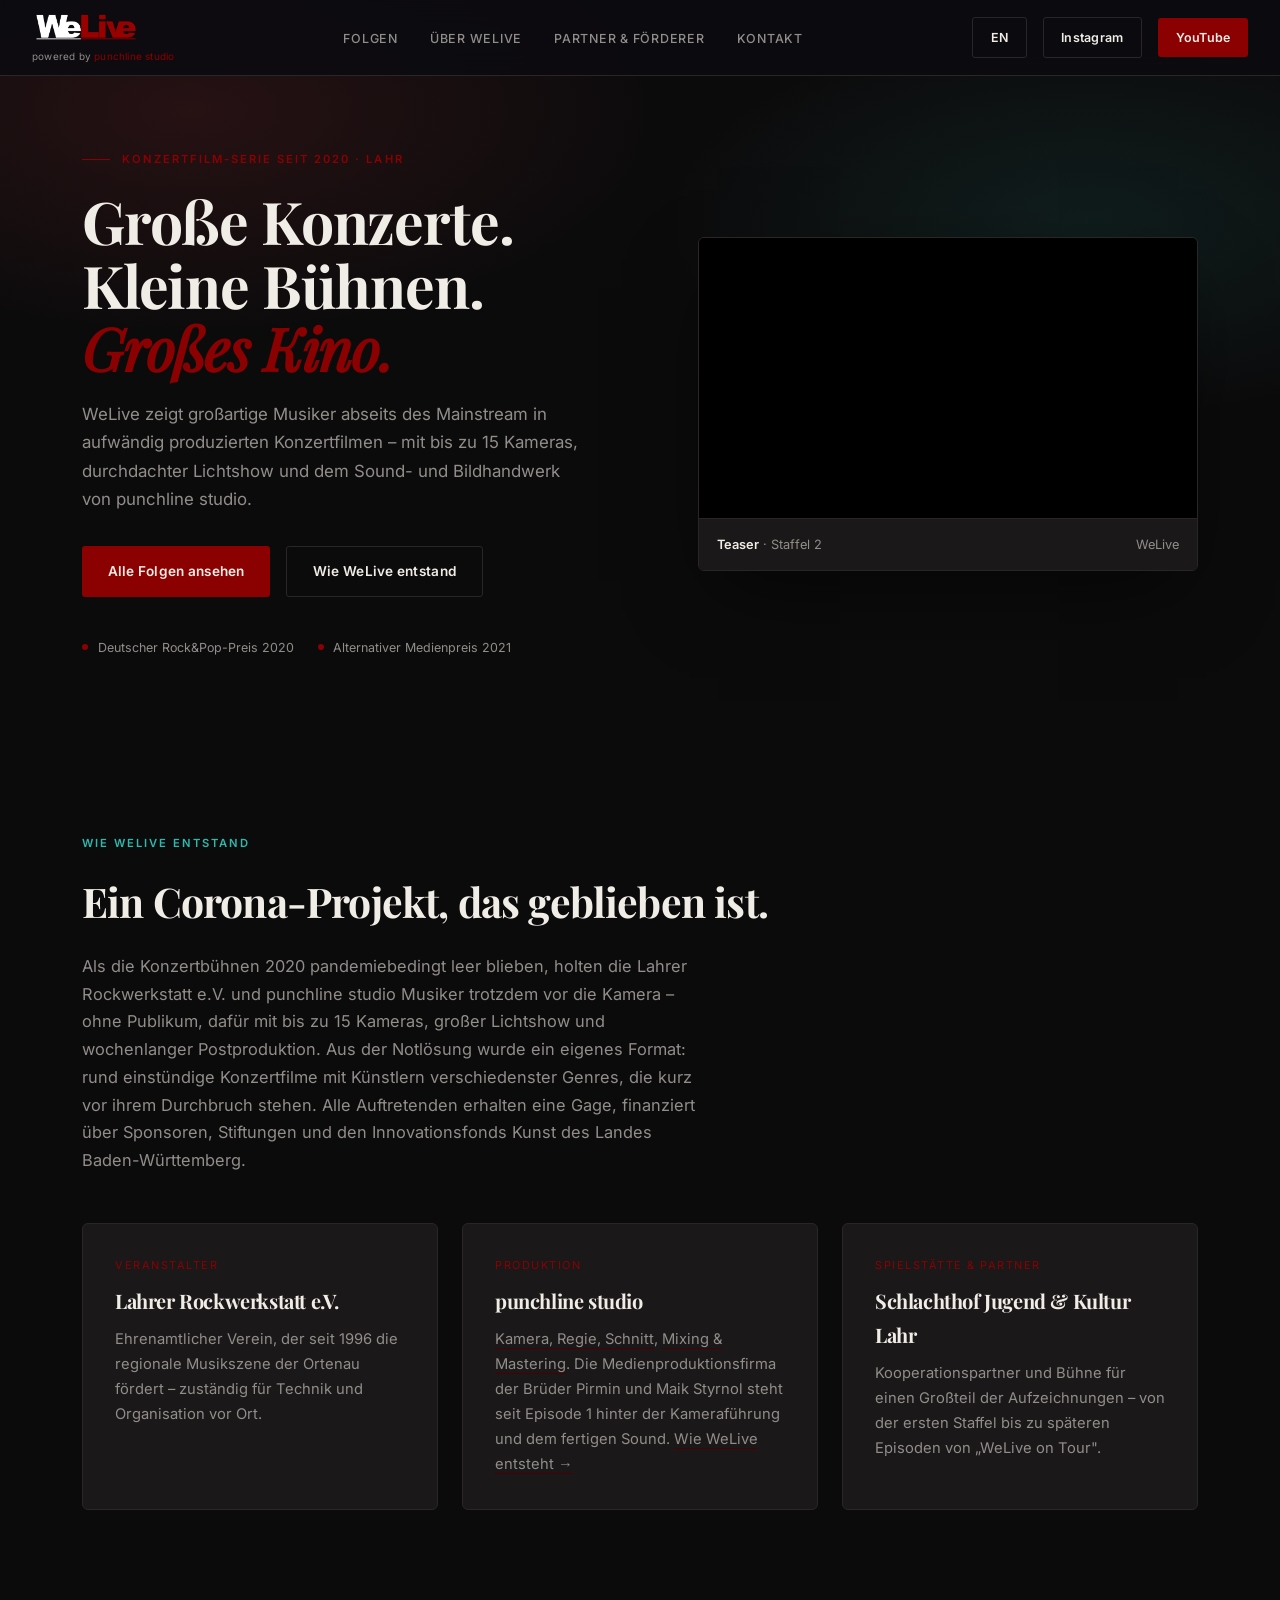
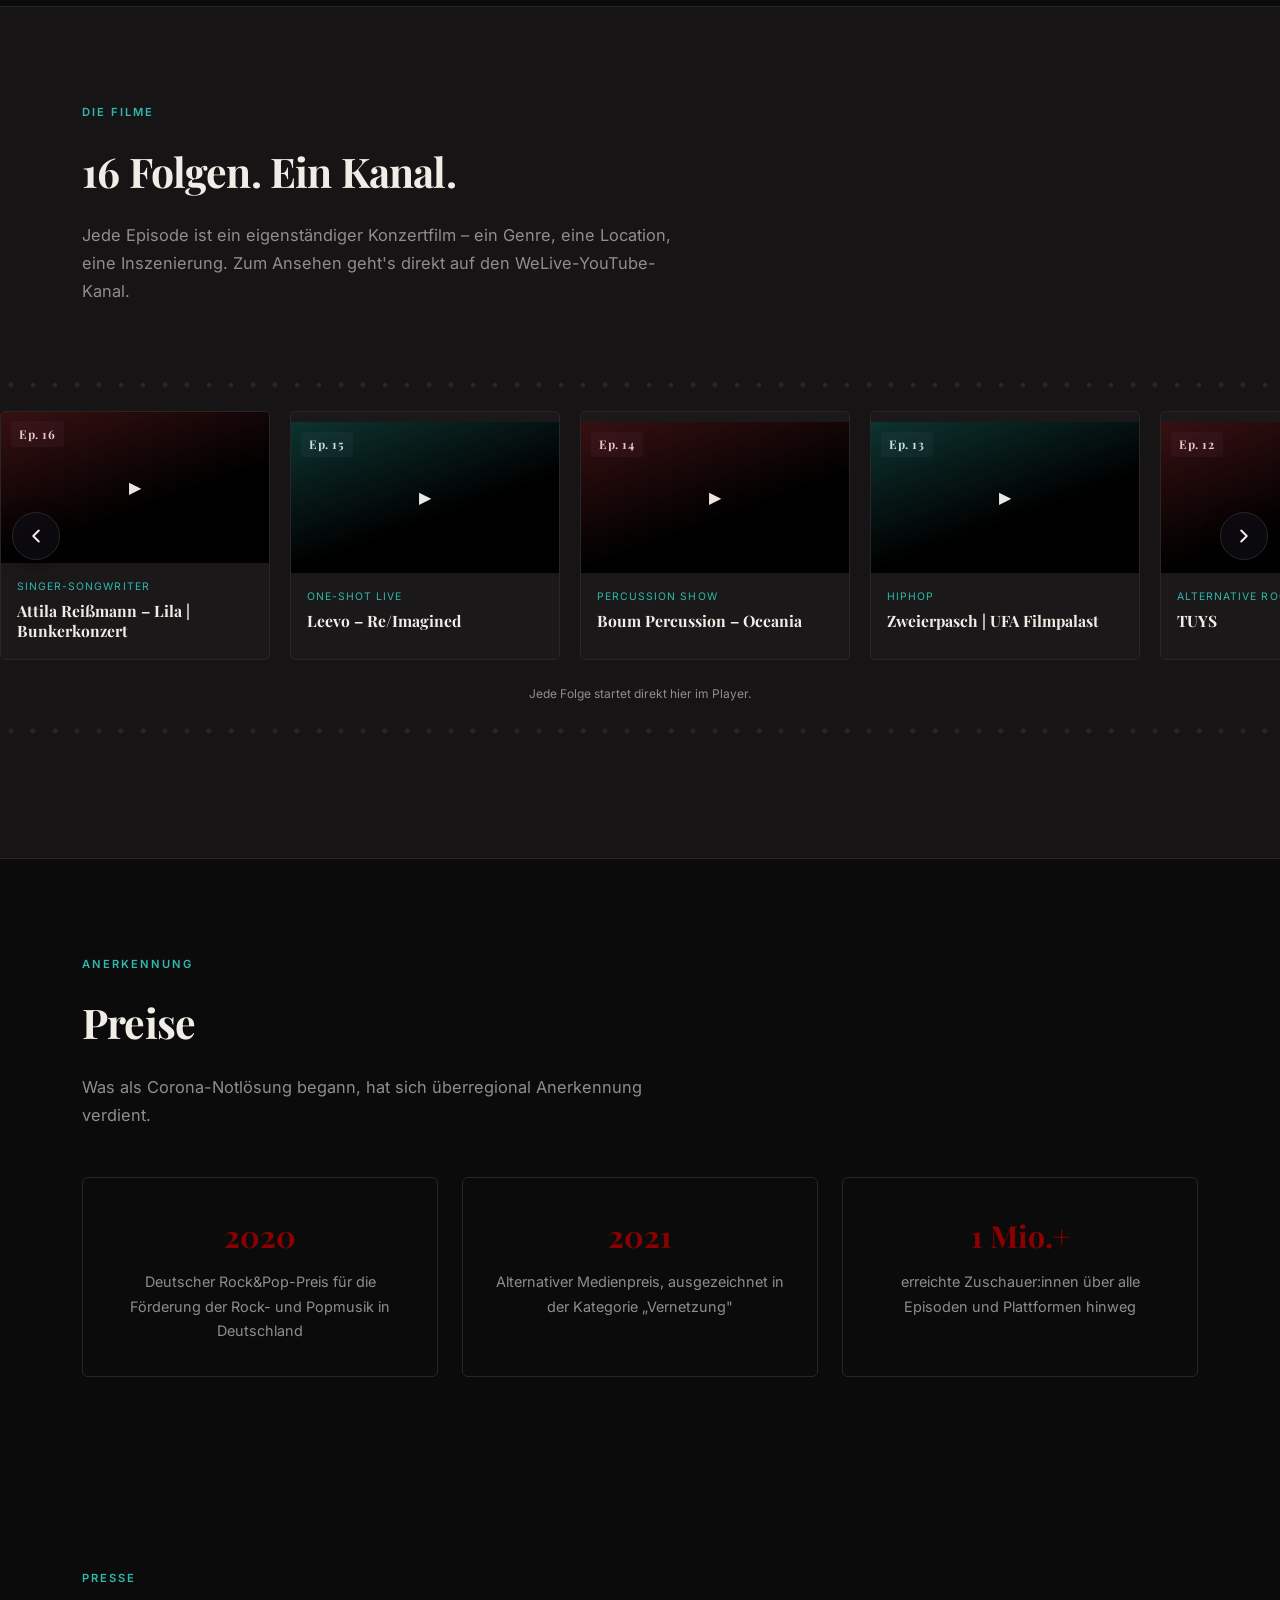
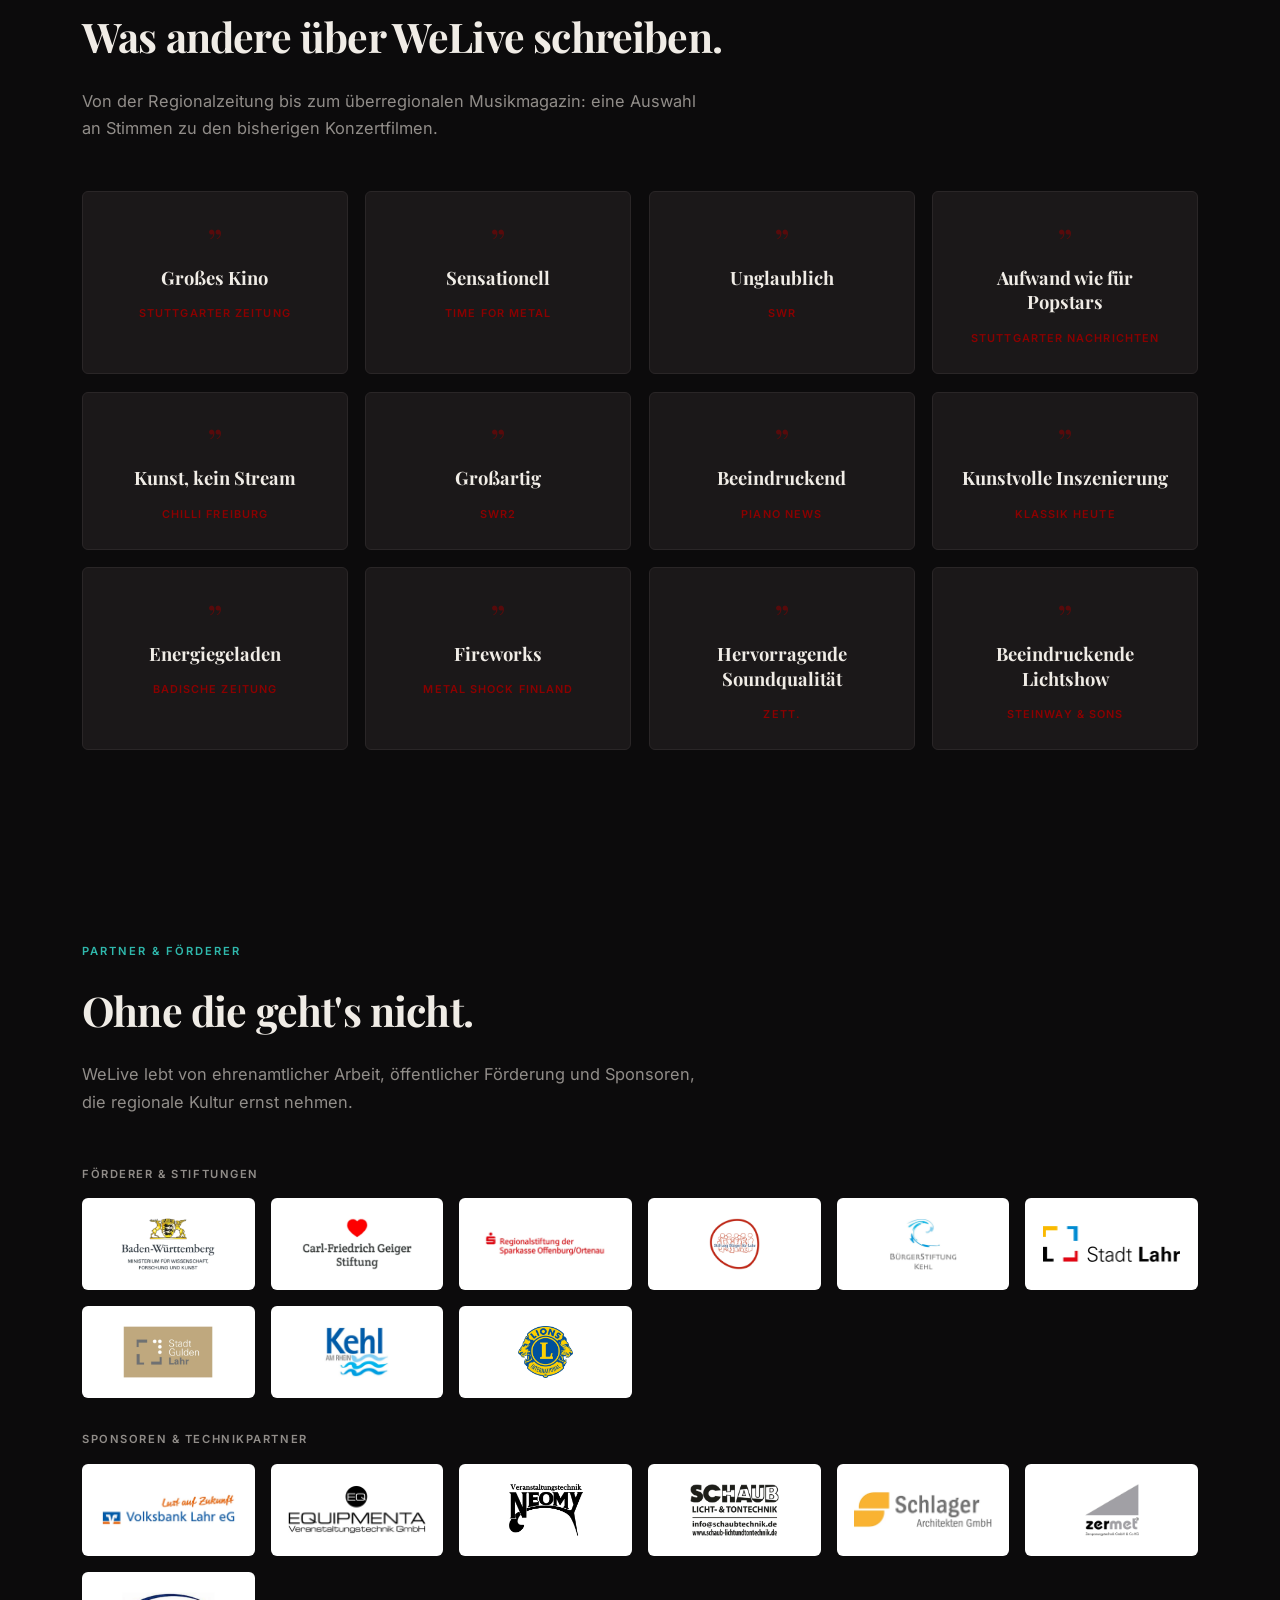
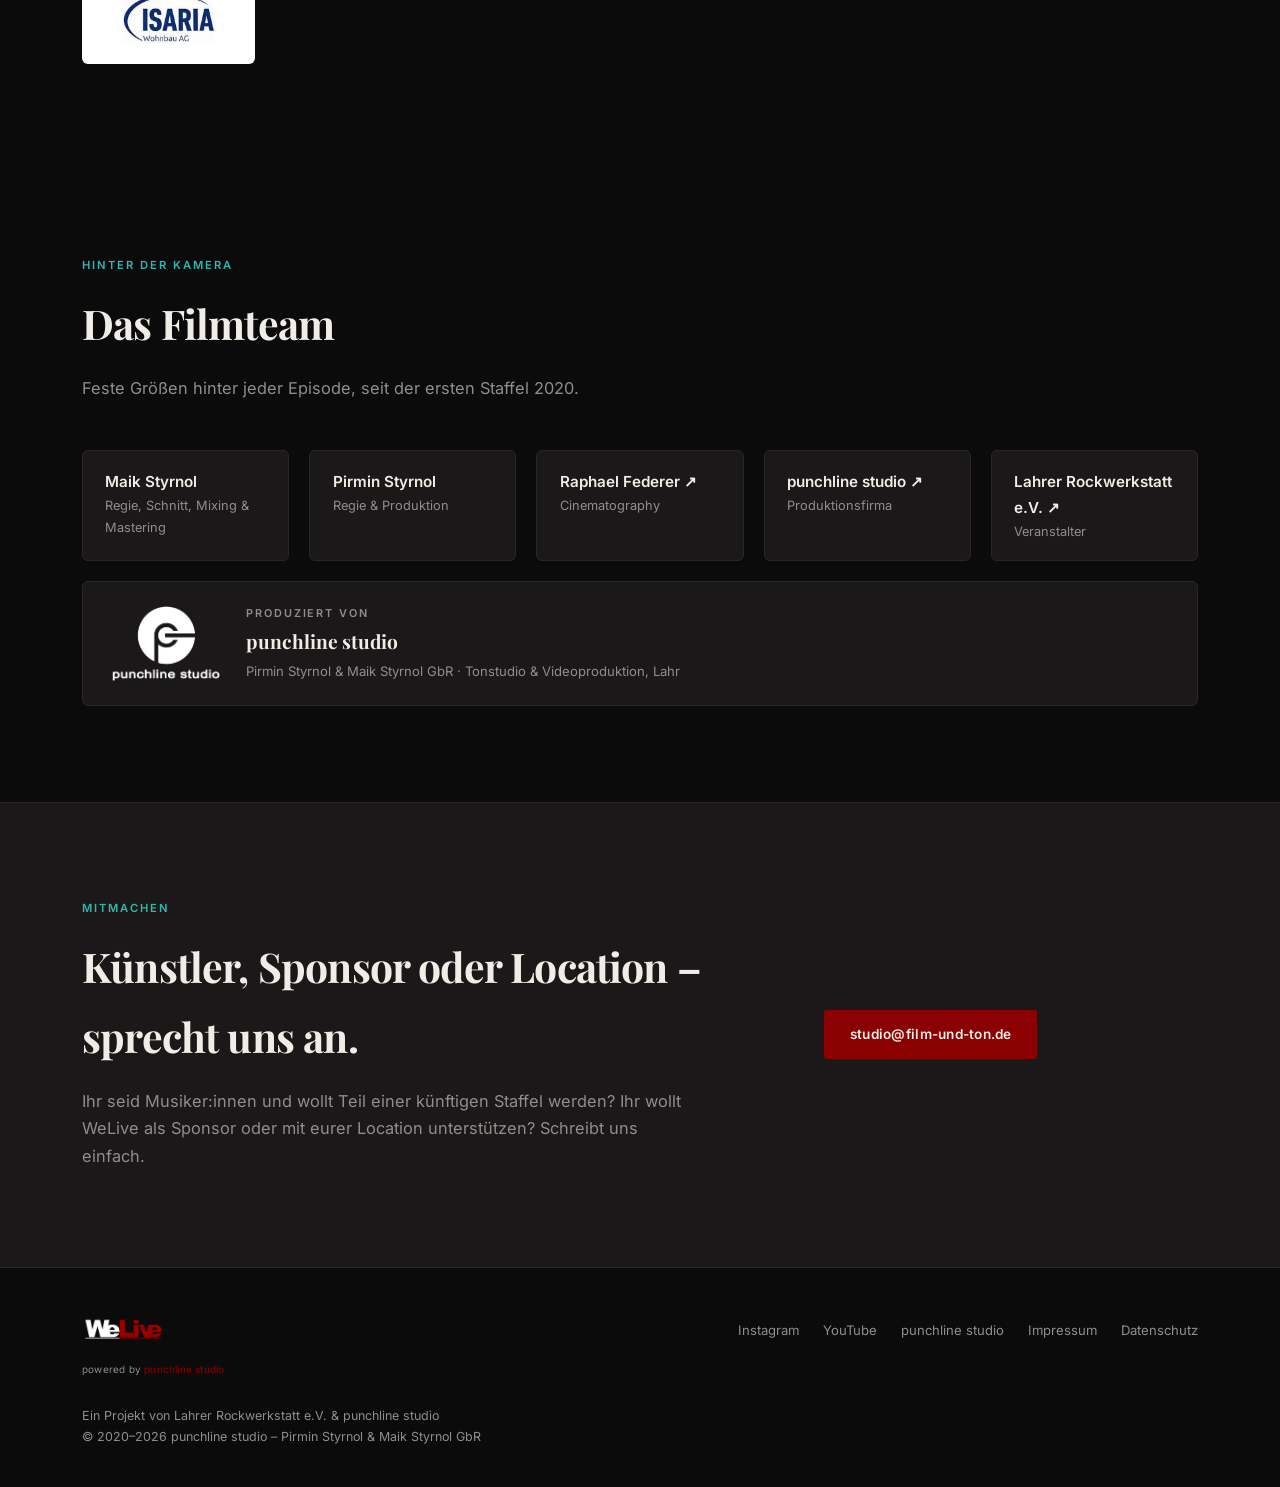
<file: index.html>
<!DOCTYPE html>
<html lang="de">
<head>
<meta charset="UTF-8">
<meta name="viewport" content="width=device-width, initial-scale=1.0">
<title>WeLive Festival | Konzertfilm-Serie aus Lahr – Live-Konzerte als Kurzfilm</title>
<meta name="description" content="WeLive Festival: die preisgekrönte Konzertfilm-Serie von Lahrer Rockwerkstatt e.V., punchline studio und Schlachthof Jugend & Kultur Lahr. 16 Folgen, ein Kanal – großartige Musik abseits des Mainstream, aufwändig gefilmt.">
<meta name="keywords" content="WeLive Festival, Konzertfilm Lahr, Lahrer Rockwerkstatt, Schlachthof Lahr, Online Musikfestival, Konzertfilm Serie, punchline studio, Live-Konzert Video">
<meta name="robots" content="index, follow">
<meta name="author" content="punchline studio – Pirmin Styrnol & Maik Styrnol GbR">
<link rel="canonical" href="https://welive-festival.com/">
<link rel="alternate" hreflang="de" href="https://welive-festival.com/">
<link rel="alternate" hreflang="en" href="https://welive-festival.com/en/">
<link rel="alternate" hreflang="x-default" href="https://welive-festival.com/">

<link rel="icon" href="/favicon.ico" sizes="any">
<link rel="icon" type="image/png" sizes="32x32" href="/favicon-32.png">
<link rel="icon" type="image/png" sizes="192x192" href="/favicon-192.png">
<link rel="apple-touch-icon" href="/apple-touch-icon.png">

<meta property="og:type" content="website">
<meta property="og:title" content="WeLive Festival | Konzertfilm-Serie aus Lahr">
<meta property="og:description" content="16 Folgen preisgekrönte Konzertfilme: großartige Musiker abseits des Mainstream, aufwändig gefilmt von punchline studio.">
<meta property="og:url" content="https://welive-festival.com/">
<meta property="og:image" content="https://welive-festival.com/og-image.jpg">
<meta property="og:image:width" content="1200">
<meta property="og:image:height" content="630">
<meta property="og:locale" content="de_DE">
<meta property="og:site_name" content="WeLive Festival">

<meta name="twitter:card" content="summary_large_image">
<meta name="twitter:title" content="WeLive Festival | Konzertfilm-Serie aus Lahr">
<meta name="twitter:description" content="Preisgekrönte Konzertfilme abseits des Mainstream – produziert von punchline studio.">
<meta name="twitter:image" content="https://welive-festival.com/og-image.jpg">

<script type="application/ld+json">
{
  "@context": "https://schema.org",
  "@type": "Organization",
  "@id": "https://welive-festival.com/#organization",
  "name": "WeLive Festival",
  "alternateName": "WeLive – Das Online Musikfestival",
  "url": "https://welive-festival.com",
  "logo": "https://welive-festival.com/assets/welive-logo.webp",
  "description": "WeLive ist eine preisgekrönte Konzertfilm-Serie, die talentierte Musiker abseits des Mainstream in aufwändig produzierten Konzertfilmen zeigt. Eine Zusammenarbeit von Lahrer Rockwerkstatt e.V., punchline studio und Schlachthof Jugend & Kultur Lahr.",
  "foundingDate": "2020",
  "sameAs": [
    "https://www.youtube.com/@WeLiveFestival",
    "https://www.instagram.com/welive_festival/"
  ],
  "award": [
    "Deutscher Rock&Pop-Preis 2020",
    "Alternativer Medienpreis 2021 (Kategorie Vernetzung)"
  ]
}
</script>
<script type="application/ld+json">
{
  "@context": "https://schema.org",
  "@type": "ItemList",
  "itemListElement": [
    {"@type":"ListItem","position":1,"item":{"@type":"VideoObject","name":"Attila Reißmann – Lila | Bunkerkonzert (WeLive Episode 16)","thumbnailUrl":"https://img.youtube.com/vi/Bnh2UBMkedc/maxresdefault.jpg","uploadDate":"2023-01-01","embedUrl":"https://www.youtube.com/embed/Bnh2UBMkedc"}},
    {"@type":"ListItem","position":2,"item":{"@type":"VideoObject","name":"Leevo – Re/Imagined (WeLive Episode 15)","thumbnailUrl":"https://img.youtube.com/vi/0_P4wx4F210/maxresdefault.jpg","uploadDate":"2022-01-01","embedUrl":"https://www.youtube.com/embed/0_P4wx4F210"}}
  ]
}
</script>

<link rel="stylesheet" href="/fonts/fonts.css" />
<link rel="stylesheet" href="/assets/brand-mark.css" />
<style>
  *,*::before,*::after{box-sizing:border-box;margin:0;padding:0;}
  :root{
    --bg:#0c0b0c; --bg-warm:#161415; --bg-card:#1b1819;
    --red:#8b0000; --red-dim:#4a0000;
    --teal:#2fb8ac; --teal-dim:#1c6b64;
    --off-white:#f0ece6; --muted:#918d89; --border:#2a2627;
    --max:1180px; --r:3px;
  }
  html{scroll-behavior:smooth;}
  body{background:var(--bg);color:var(--off-white);font-family:'Inter',sans-serif;font-size:16px;line-height:1.7;-webkit-font-smoothing:antialiased;overflow-x:hidden;}
  a{color:inherit;}
  img{max-width:100%;display:block;}
  .container{max-width:var(--max);margin:0 auto;padding:0 2rem;}
  h1,h2,h3{font-family:'Playfair Display',serif;font-weight:700;letter-spacing:-0.02em;}
  .eyebrow{font-size:0.7rem;font-weight:700;letter-spacing:0.18em;text-transform:uppercase;color:var(--red);display:flex;align-items:center;gap:0.75rem;margin-bottom:1.25rem;}
  .eyebrow::before{content:'';display:block;width:28px;height:1px;background:var(--red);}
  .btn{display:inline-flex;align-items:center;gap:0.5rem;padding:0.8rem 1.6rem;border-radius:var(--r);font-size:0.85rem;font-weight:600;letter-spacing:0.02em;text-decoration:none;transition:all .2s;cursor:pointer;border:none;font-family:'Inter',sans-serif;}
  .btn-primary{background:var(--red);color:var(--off-white);}
  .btn-primary:hover{opacity:.85;}
  .btn-secondary{background:transparent;color:var(--off-white);border:1px solid var(--border);}
  .btn-secondary:hover{border-color:var(--red-dim);color:var(--red);}
  .btn-sm{padding:0.55rem 1.1rem;font-size:0.78rem;}

  /* NAV */
  nav{position:fixed;top:0;left:0;right:0;z-index:200;height:76px;display:flex;align-items:center;justify-content:space-between;padding:0 2rem;background:rgba(13,11,16,0.92);backdrop-filter:blur(14px);border-bottom:1px solid var(--border);}
  .nav-logo-wrap{display:flex;flex-direction:column;gap:0.2rem;}
  .nav-logo img{height:34px;width:auto;display:block;filter:brightness(1.1);}
  .nav-subline,.footer-subline{font-size:0.62rem;letter-spacing:0.02em;color:var(--muted);text-decoration:none;}
  .nav-subline:hover,.footer-subline:hover{color:var(--off-white);}
  .nav-subline .powered-by,.footer-subline .powered-by{color:var(--red);}
  .nav-links{display:flex;gap:2rem;list-style:none;align-items:center;}
  .nav-links a{color:var(--muted);text-decoration:none;font-size:0.78rem;font-weight:500;letter-spacing:0.06em;text-transform:uppercase;transition:color .2s;white-space:nowrap;}
  .nav-links a:hover{color:var(--off-white);}
  .nav-cta{display:flex;align-items:center;gap:1rem;}
  @media (max-width:860px){.nav-links{display:none;}}

  /* HERO */
  #hero{padding:150px 0 5rem;position:relative;}
  #hero::before{content:'';position:absolute;top:0;left:0;right:0;height:100%;background:
    radial-gradient(ellipse 60% 50% at 15% 15%, rgba(200,57,63,0.14), transparent 60%),
    radial-gradient(ellipse 55% 45% at 85% 30%, rgba(47,184,172,0.10), transparent 60%);
    pointer-events:none;z-index:0;}
  .hero-grid{display:grid;grid-template-columns:1.05fr 0.95fr;gap:4rem;align-items:center;position:relative;z-index:1;}
  h1.hero-h1{font-size:clamp(2.4rem,4.6vw,4.1rem);line-height:1.08;margin-bottom:1.25rem;}
  h1.hero-h1 em{color:var(--red);font-style:italic;}
  .hero-sub{color:var(--muted);font-size:1.05rem;max-width:46ch;margin-bottom:2rem;}
  .hero-actions{display:flex;gap:1rem;flex-wrap:wrap;margin-bottom:2.5rem;}
  .award-row{display:flex;gap:1.5rem;flex-wrap:wrap;}
  .award-chip{display:flex;align-items:center;gap:0.6rem;font-size:0.78rem;color:var(--muted);}
  .award-chip .dot{width:6px;height:6px;border-radius:50%;background:var(--red);}
  .hero-video{position:relative;border-radius:6px;overflow:hidden;border:1px solid var(--border);box-shadow:0 30px 80px -20px rgba(0,0,0,0.6);}
  .hero-video .ratio{position:relative;padding-top:56.25%;background:#000;}
  .hero-video iframe{position:absolute;top:0;left:0;width:100%;height:100%;border:0;}
  .hero-video-cap{padding:0.9rem 1.1rem;background:var(--bg-card);border-top:1px solid var(--border);font-size:0.8rem;color:var(--muted);display:flex;justify-content:space-between;}
  .hero-video-cap strong{color:var(--off-white);font-weight:600;}
  @media (max-width:900px){.hero-grid{grid-template-columns:1fr;}}

  /* SECTION generic */
  section{padding:6rem 0;}
  .section-label{font-size:0.7rem;font-weight:700;letter-spacing:0.18em;text-transform:uppercase;color:var(--teal);margin-bottom:0.9rem;}
  .section-title{font-size:clamp(1.8rem,3.2vw,2.6rem);margin-bottom:1rem;}
  .section-intro{color:var(--muted);max-width:62ch;margin-bottom:3rem;font-size:1.02rem;}

  /* ABOUT / PARTNERS TRIO */
  .trio{display:grid;grid-template-columns:repeat(3,1fr);gap:1.5rem;}
  .trio-card{background:var(--bg-card);border:1px solid var(--border);border-radius:6px;padding:2rem;}
  .trio-card .role{font-size:0.68rem;letter-spacing:0.14em;text-transform:uppercase;color:var(--red);margin-bottom:0.6rem;}
  .trio-card h3{font-size:1.25rem;margin-bottom:0.6rem;}
  .trio-card p{color:var(--muted);font-size:0.92rem;}
  @media (max-width:800px){.trio{grid-template-columns:1fr;}}

  /* FILMSTRIP */
  #folgen{background:var(--bg-warm);border-top:1px solid var(--border);border-bottom:1px solid var(--border);}
  .filmstrip-rail{position:relative;padding:1.5rem 0;}
  .filmstrip-rail::before,.filmstrip-rail::after{content:'';display:block;height:14px;background-image:radial-gradient(circle,var(--border) 2.5px,transparent 2.6px);background-size:22px 14px;background-repeat:repeat-x;opacity:0.9;}
  .filmstrip-rail::before{margin-bottom:1.2rem;}
  .filmstrip-rail::after{margin-top:1.2rem;}
  .filmstrip-scroll{display:grid;grid-auto-flow:column;grid-auto-columns:270px;gap:1.25rem;overflow-x:auto;padding:0 2rem 1rem;scroll-snap-type:x proximity;scrollbar-width:thin;scrollbar-color:var(--border) transparent;}
  .filmstrip-scroll::-webkit-scrollbar{height:6px;}
  .filmstrip-scroll::-webkit-scrollbar-thumb{background:var(--border);border-radius:3px;}
  .frame{scroll-snap-align:start;background:var(--bg-card);border:1px solid var(--border);border-radius:5px;overflow:hidden;text-decoration:none;display:block;transition:transform .2s, border-color .2s;font:inherit;color:inherit;text-align:left;cursor:pointer;width:100%;padding:0;}
  .frame:hover,.frame:focus-visible{transform:translateY(-4px);border-color:var(--red-dim);}
  .frame:focus-visible{outline:2px solid var(--teal);outline-offset:2px;}
  .frame-thumb{position:relative;padding-top:56.25%;background:#000 center/cover no-repeat;}
  .frame-thumb.red::after{content:'';position:absolute;inset:0;background:linear-gradient(160deg,rgba(200,57,63,0.28),transparent 60%);}
  .frame-thumb.teal::after{content:'';position:absolute;inset:0;background:linear-gradient(160deg,rgba(47,184,172,0.28),transparent 60%);}
  .frame-num{position:absolute;top:0.6rem;left:0.6rem;font-family:'Playfair Display',serif;font-weight:700;font-size:0.75rem;background:rgba(13,11,16,0.75);color:var(--off-white);padding:0.15rem 0.55rem;border-radius:3px;letter-spacing:0.04em;}
  .frame-play{position:absolute;inset:0;display:flex;align-items:center;justify-content:center;}
  .frame-play svg{width:38px;height:38px;opacity:0;transition:opacity .2s;}
  .frame:hover .frame-play svg{opacity:0.95;}
  .frame-body{padding:0.95rem 1rem 1.1rem;}
  .frame-genre{font-size:0.65rem;letter-spacing:0.1em;text-transform:uppercase;color:var(--teal);margin-bottom:0.35rem;}
  .frame-title{font-family:'Playfair Display',serif;font-weight:700;font-size:0.98rem;line-height:1.3;color:var(--off-white);}
  .filmstrip-viewport{position:relative;}
  .filmstrip-nav{position:absolute;top:calc(50% - 0.5rem);transform:translateY(-50%);z-index:3;width:48px;height:48px;border-radius:50%;border:1px solid var(--border);background:rgba(13,11,16,0.82);color:var(--off-white);display:flex;align-items:center;justify-content:center;cursor:pointer;padding:0;box-shadow:0 4px 18px rgba(0,0,0,0.45);transition:opacity .2s,background .2s,border-color .2s,transform .2s;}
  .filmstrip-nav svg{width:22px;height:22px;}
  .filmstrip-nav:hover,.filmstrip-nav:focus-visible{background:var(--red);border-color:var(--red);}
  .filmstrip-nav:focus-visible{outline:2px solid var(--teal);outline-offset:2px;}
  .filmstrip-nav.prev{left:0.75rem;}
  .filmstrip-nav.next{right:0.75rem;}
  .filmstrip-nav[hidden]{display:flex;opacity:0;pointer-events:none;}
  .filmstrip-nav.next.nudge{animation:filmstripNudge 1.6s ease-in-out 3;}
  @keyframes filmstripNudge{0%,100%{transform:translateY(-50%) translateX(0);}50%{transform:translateY(-50%) translateX(6px);}}
  @media (prefers-reduced-motion:reduce){.filmstrip-nav.next.nudge{animation:none;}}
  @media (max-width:600px){.filmstrip-nav{width:40px;height:40px;}.filmstrip-nav.prev{left:0.4rem;}.filmstrip-nav.next{right:0.4rem;}}
  .filmstrip-hint{text-align:center;font-size:0.75rem;color:var(--muted);margin-top:0.5rem;}

  /* AWARDS */
  .awards-grid{display:grid;grid-template-columns:repeat(3,1fr);gap:1.5rem;}
  .award-card{border:1px solid var(--border);border-radius:6px;padding:2rem 1.75rem;text-align:center;}
  .award-card .num{font-family:'Playfair Display',serif;font-weight:700;font-size:1.9rem;color:var(--red);margin-bottom:0.5rem;}
  .award-card p{color:var(--muted);font-size:0.9rem;}
  @media (max-width:800px){.awards-grid{grid-template-columns:1fr;}}

  /* SPONSORS - typographic wordmark bar */
  .logo-group-label{font-size:0.7rem;font-weight:700;letter-spacing:0.14em;text-transform:uppercase;color:var(--muted);margin-bottom:0.9rem;margin-top:2rem;}
  .logo-group-label:first-child{margin-top:0;}
  .logo-wall{display:grid;grid-template-columns:repeat(auto-fill,minmax(150px,1fr));gap:1rem;}
  .logo-tile{background:#ffffff;border-radius:6px;padding:1.1rem;display:flex;align-items:center;justify-content:center;min-height:92px;}
  .logo-tile img{max-width:100%;max-height:52px;width:auto;height:auto;object-fit:contain;}
  .logo-tile.dark{background:var(--bg-card);border:1px solid var(--border);}

  /* TEAM */
  .team-row{display:flex;gap:1.25rem;flex-wrap:wrap;}
  .team-chip{background:var(--bg-card);border:1px solid var(--border);border-radius:6px;padding:1.1rem 1.4rem;flex:1 1 200px;}
  .team-chip .name{font-weight:600;color:var(--off-white);font-size:0.95rem;}
  .produced-by{display:flex;align-items:center;gap:1.6rem;margin-top:1.25rem;padding:1.4rem 1.8rem;background:var(--bg-card);border:1px solid var(--border);border-radius:6px;text-decoration:none;transition:border-color .2s;}
  .produced-by:hover{border-color:var(--red-dim);}
  .produced-by img{height:75px;width:auto;aspect-ratio:893/618;display:block;flex:0 0 auto;}
  .produced-by-text{display:flex;flex-direction:column;gap:.15rem;}
  .produced-by-label{font-size:.68rem;font-weight:700;letter-spacing:.18em;text-transform:uppercase;color:var(--muted);}
  .produced-by-name{font-family:'Playfair Display',serif;font-weight:700;font-size:1.2rem;color:var(--off-white);}
  .produced-by-sub{font-size:.82rem;color:var(--muted);}
  @media (max-width:560px){.produced-by{flex-direction:column;align-items:flex-start;gap:1rem;}}
  .team-chip .role{color:var(--muted);font-size:0.8rem;}

  /* SUPPORT CTA */
  #support{background:var(--bg-card);border-top:1px solid var(--border);}
  .support-grid{display:grid;grid-template-columns:1.3fr 0.7fr;gap:3rem;align-items:center;}
  @media (max-width:800px){.support-grid{grid-template-columns:1fr;}}

  /* VIDEO LIGHTBOX */
  .video-modal{position:fixed;inset:0;z-index:1000;background:rgba(6,5,6,0.94);display:none;align-items:center;justify-content:center;padding:clamp(1rem,4vw,3rem);}
  .video-modal.open{display:flex;}
  .video-modal-inner{max-width:1080px;width:100%;}
  .video-modal-frame{position:relative;padding-top:56.25%;background:#000;border-radius:6px;overflow:hidden;box-shadow:0 30px 90px -20px rgba(0,0,0,0.7);}
  .video-modal-frame iframe{position:absolute;inset:0;width:100%;height:100%;border:0;}
  .video-modal-top{display:flex;justify-content:space-between;align-items:center;margin-bottom:0.85rem;}
  .video-modal-caption{color:var(--off-white);font-size:0.9rem;font-family:'Playfair Display',serif;font-weight:700;}
  .video-modal-close{background:transparent;border:1px solid var(--border);color:var(--off-white);width:36px;height:36px;border-radius:50%;font-size:1rem;cursor:pointer;flex-shrink:0;transition:border-color .2s,color .2s;}
  .video-modal-close:hover{border-color:var(--red);color:var(--red);}

  /* PRESS QUOTES */
  .press-grid{display:grid;grid-template-columns:repeat(auto-fit,minmax(240px,1fr));gap:1.1rem;}
  .press-card{background:var(--bg-card);border:1px solid var(--border);border-radius:6px;padding:1.85rem 1.5rem 1.6rem;text-align:center;transition:transform .2s,border-color .2s;}
  .press-card:hover{transform:translateY(-4px);border-color:var(--red-dim);}
  .press-mark{display:block;font-family:'Playfair Display',serif;font-size:2.4rem;line-height:1;color:var(--red);opacity:0.55;margin-bottom:0.35rem;}
  .press-card q{display:block;font-family:'Playfair Display',serif;font-weight:700;font-size:1.15rem;line-height:1.35;color:var(--off-white);quotes:none;}
  .press-card .source{display:block;margin-top:0.85rem;font-size:0.68rem;font-weight:700;letter-spacing:0.1em;text-transform:uppercase;color:var(--red);}

  footer{border-top:1px solid var(--border);padding:3rem 0 2.5rem;}
  .footer-grid{display:flex;justify-content:space-between;flex-wrap:wrap;gap:2rem;align-items:flex-start;}
  .footer-logo img{height:26px;margin-bottom:0.75rem;filter:brightness(1.1);}
  .footer-links{display:flex;gap:1.5rem;flex-wrap:wrap;list-style:none;}
  .footer-links a{color:var(--muted);text-decoration:none;font-size:0.82rem;}
  .footer-links a:hover{color:var(--off-white);}
  .footer-meta{color:var(--muted);font-size:0.78rem;margin-top:1.5rem;}
</style>
</head>
<body>

<nav>
  <div class="nav-logo-wrap">
    <a href="/" class="nav-logo"><img src="/assets/welive-logo.webp" alt="WeLive Festival"></a>
    <a href="https://www.film-und-ton.de" target="_blank" rel="noopener" class="nav-subline">powered by <span class="powered-by">punchline studio</span></a>
  </div>
  <ul class="nav-links">
    <li><a href="#folgen">Folgen</a></li>
    <li><a href="#ueber">Über WeLive</a></li>
    <li><a href="#sponsoren">Partner &amp; Förderer</a></li>
    <li><a href="#kontakt">Kontakt</a></li>
  </ul>
  <div class="nav-cta">
    <a href="/en/" class="btn btn-secondary btn-sm">EN</a>
    <a href="https://www.instagram.com/welive_festival/" target="_blank" rel="noopener" class="btn btn-secondary btn-sm">Instagram</a>
    <a href="https://www.youtube.com/@WeLiveFestival" target="_blank" rel="noopener" class="btn btn-primary btn-sm">YouTube</a>
  </div>
</nav>

<section id="hero">
  <div class="container">
    <div class="hero-grid">
      <div>
        <div class="eyebrow">Konzertfilm-Serie seit 2020 · Lahr</div>
        <h1 class="hero-h1">Große Konzerte.<br>Kleine Bühnen.<br><em>Großes Kino.</em></h1>
        <p class="hero-sub">WeLive zeigt großartige Musiker abseits des Mainstream in aufwändig produzierten Konzertfilmen – mit bis zu 15 Kameras, durchdachter Lichtshow und dem Sound- und Bildhandwerk von punchline studio.</p>
        <div class="hero-actions">
          <a href="#folgen" class="btn btn-primary">Alle Folgen ansehen</a>
          <a href="#ueber" class="btn btn-secondary">Wie WeLive entstand</a>
        </div>
        <div class="award-row">
          <div class="award-chip"><span class="dot"></span> Deutscher Rock&amp;Pop-Preis 2020</div>
          <div class="award-chip"><span class="dot"></span> Alternativer Medienpreis 2021</div>
        </div>
      </div>
      <div class="hero-video">
        <div class="ratio">
          <iframe src="https://www.youtube-nocookie.com/embed/Z3CpgstUWoA" title="WeLive – Offizieller Teaser (Staffel 2)" loading="lazy" allow="accelerometer; autoplay; clipboard-write; encrypted-media; gyroscope; picture-in-picture" allowfullscreen></iframe>
        </div>
        <div class="hero-video-cap"><span><strong>Teaser</strong> · Staffel 2</span><span>WeLive</span></div>
      </div>
    </div>
  </div>
</section>

<section id="ueber">
  <div class="container">
    <div class="section-label">Wie WeLive entstand</div>
    <h2 class="section-title">Ein Corona-Projekt, das geblieben ist.</h2>
    <p class="section-intro">Als die Konzertbühnen 2020 pandemiebedingt leer blieben, holten die Lahrer Rockwerkstatt e.V. und punchline studio Musiker trotzdem vor die Kamera – ohne Publikum, dafür mit bis zu 15 Kameras, großer Lichtshow und wochenlanger Postproduktion. Aus der Notlösung wurde ein eigenes Format: rund einstündige Konzertfilme mit Künstlern verschiedenster Genres, die kurz vor ihrem Durchbruch stehen. Alle Auftretenden erhalten eine Gage, finanziert über Sponsoren, Stiftungen und den Innovationsfonds Kunst des Landes Baden-Württemberg.</p>
    <div class="trio">
      <div class="trio-card">
        <div class="role">Veranstalter</div>
        <h3>Lahrer Rockwerkstatt e.V.</h3>
        <p>Ehrenamtlicher Verein, der seit 1996 die regionale Musikszene der Ortenau fördert – zuständig für Technik und Organisation vor Ort.</p>
      </div>
      <div class="trio-card">
        <div class="role">Produktion</div>
        <h3>punchline studio</h3>
        <p><a href="https://www.film-und-ton.de/konzertfilme/" target="_blank" rel="noopener" style="color:inherit;text-decoration:none;border-bottom:1px solid var(--red-dim);">Kamera, Regie, Schnitt</a>, <a href="https://www.film-und-ton.de/live-recording-mixing/" target="_blank" rel="noopener" style="color:inherit;text-decoration:none;border-bottom:1px solid var(--red-dim);">Mixing &amp; Mastering</a>. Die Medienproduktionsfirma der Brüder Pirmin und Maik Styrnol steht seit Episode 1 hinter der Kameraführung und dem fertigen Sound. <a href="https://www.film-und-ton.de/projekte/welive/" target="_blank" rel="noopener" style="color:inherit;text-decoration:none;border-bottom:1px solid var(--red-dim);">Wie WeLive entsteht →</a></p>
      </div>
      <div class="trio-card">
        <div class="role">Spielstätte &amp; Partner</div>
        <h3>Schlachthof Jugend &amp; Kultur Lahr</h3>
        <p>Kooperationspartner und Bühne für einen Großteil der Aufzeichnungen – von der ersten Staffel bis zu späteren Episoden von „WeLive on Tour&quot;.</p>
      </div>
    </div>
  </div>
</section>

<section id="folgen">
  <div class="container">
    <div class="section-label">Die Filme</div>
    <h2 class="section-title">16 Folgen. Ein Kanal.</h2>
    <p class="section-intro">Jede Episode ist ein eigenständiger Konzertfilm – ein Genre, eine Location, eine Inszenierung. Zum Ansehen geht's direkt auf den WeLive-YouTube-Kanal.</p>
  </div>
  <div class="filmstrip-rail">
    <div class="filmstrip-viewport">
    <button type="button" class="filmstrip-nav prev" aria-label="Vorherige Folgen" hidden><svg viewBox="0 0 24 24" fill="none" stroke="currentColor" stroke-width="2.2" stroke-linecap="round" stroke-linejoin="round" aria-hidden="true"><path d="M15 18l-6-6 6-6"/></svg></button>
    <button type="button" class="filmstrip-nav next nudge" aria-label="Weitere Folgen"><svg viewBox="0 0 24 24" fill="none" stroke="currentColor" stroke-width="2.2" stroke-linecap="round" stroke-linejoin="round" aria-hidden="true"><path d="M9 18l6-6-6-6"/></svg></button>
    <div class="filmstrip-scroll">

      <button type="button" class="frame" data-id="Bnh2UBMkedc" data-caption="Ep. 16 · Attila Reißmann – Lila | Bunkerkonzert (Singer-Songwriter)">
        <div class="frame-thumb red" style="background-image:url('https://img.youtube.com/vi/Bnh2UBMkedc/hqdefault.jpg')"><span class="frame-num">Ep. 16</span><div class="frame-play">▶</div></div>
        <div class="frame-body"><div class="frame-genre">Singer-Songwriter</div><div class="frame-title">Attila Reißmann – Lila | Bunkerkonzert</div></div>
      </button>

      <button type="button" class="frame" data-id="0_P4wx4F210" data-caption="Ep. 15 · Leevo – Re/Imagined (One-Shot Live)">
        <div class="frame-thumb teal" style="background-image:url('https://img.youtube.com/vi/0_P4wx4F210/hqdefault.jpg')"><span class="frame-num">Ep. 15</span><div class="frame-play">▶</div></div>
        <div class="frame-body"><div class="frame-genre">One-Shot Live</div><div class="frame-title">Leevo – Re/Imagined</div></div>
      </button>

      <button type="button" class="frame" data-id="P8cwPz32v4g" data-caption="Ep. 14 · Boum Percussion – Oceania (Percussion Show)">
        <div class="frame-thumb red" style="background-image:url('https://img.youtube.com/vi/P8cwPz32v4g/hqdefault.jpg')"><span class="frame-num">Ep. 14</span><div class="frame-play">▶</div></div>
        <div class="frame-body"><div class="frame-genre">Percussion Show</div><div class="frame-title">Boum Percussion – Oceania</div></div>
      </button>

      <button type="button" class="frame" data-id="NQGmymEDiwI" data-caption="Ep. 13 · Zweierpasch | UFA Filmpalast (HipHop)">
        <div class="frame-thumb teal" style="background-image:url('https://img.youtube.com/vi/NQGmymEDiwI/hqdefault.jpg')"><span class="frame-num">Ep. 13</span><div class="frame-play">▶</div></div>
        <div class="frame-body"><div class="frame-genre">HipHop</div><div class="frame-title">Zweierpasch | UFA Filmpalast</div></div>
      </button>

      <button type="button" class="frame" data-id="x-QVzre0vZ8" data-caption="Ep. 12 · TUYS (Alternative Rock)">
        <div class="frame-thumb red" style="background-image:url('https://img.youtube.com/vi/x-QVzre0vZ8/hqdefault.jpg')"><span class="frame-num">Ep. 12</span><div class="frame-play">▶</div></div>
        <div class="frame-body"><div class="frame-genre">Alternative Rock</div><div class="frame-title">TUYS</div></div>
      </button>

      <button type="button" class="frame" data-id="0R4rmq6b-tQ" data-caption="Ep. 11 · EVERDEEN (Indie Rock, Unplugged)">
        <div class="frame-thumb teal" style="background-image:url('https://img.youtube.com/vi/0R4rmq6b-tQ/hqdefault.jpg')"><span class="frame-num">Ep. 11</span><div class="frame-play">▶</div></div>
        <div class="frame-body"><div class="frame-genre">Indie Rock, Unplugged</div><div class="frame-title">EVERDEEN</div></div>
      </button>

      <button type="button" class="frame" data-id="Ky-m1VECN10" data-caption="Ep. 10 · Classic Meets Electro (Klassik-Fusion)">
        <div class="frame-thumb red" style="background-image:url('https://img.youtube.com/vi/Ky-m1VECN10/hqdefault.jpg')"><span class="frame-num">Ep. 10</span><div class="frame-play">▶</div></div>
        <div class="frame-body"><div class="frame-genre">Klassik-Fusion</div><div class="frame-title">Classic Meets Electro</div></div>
      </button>

      <button type="button" class="frame" data-id="o16-mh40jmM" data-caption="Ep. 9 · FATCAT &amp; Hannah Wilhelm (Funk)">
        <div class="frame-thumb teal" style="background-image:url('https://img.youtube.com/vi/o16-mh40jmM/hqdefault.jpg')"><span class="frame-num">Ep. 9</span><div class="frame-play">▶</div></div>
        <div class="frame-body"><div class="frame-genre">Funk</div><div class="frame-title">FATCAT &amp; Hannah Wilhelm</div></div>
      </button>

      <button type="button" class="frame" data-id="-znGLzbP-Mo" data-caption="Ep. 8 · Matt Woosey Band (Blues Rock)">
        <div class="frame-thumb red" style="background-image:url('https://img.youtube.com/vi/-znGLzbP-Mo/hqdefault.jpg')"><span class="frame-num">Ep. 8</span><div class="frame-play">▶</div></div>
        <div class="frame-body"><div class="frame-genre">Blues Rock</div><div class="frame-title">Matt Woosey Band</div></div>
      </button>

      <button type="button" class="frame" data-id="t0X1xTUqv4E" data-caption="Ep. 7 · Dead Venus (Progressive Rock)">
        <div class="frame-thumb teal" style="background-image:url('https://img.youtube.com/vi/t0X1xTUqv4E/hqdefault.jpg')"><span class="frame-num">Ep. 7</span><div class="frame-play">▶</div></div>
        <div class="frame-body"><div class="frame-genre">Progressive Rock</div><div class="frame-title">Dead Venus</div></div>
      </button>

      <button type="button" class="frame" data-id="PEpOldXf2YY" data-caption="Ep. 6 · OIL (Rock &amp; Heavy Metal)">
        <div class="frame-thumb red" style="background-image:url('https://img.youtube.com/vi/PEpOldXf2YY/hqdefault.jpg')"><span class="frame-num">Ep. 6</span><div class="frame-play">▶</div></div>
        <div class="frame-body"><div class="frame-genre">Rock &amp; Heavy Metal</div><div class="frame-title">OIL</div></div>
      </button>

      <button type="button" class="frame" data-id="OF1zdRzuMPc" data-caption="Ep. 5 · No Authority | Schlachthof Lahr (Ska Punk)">
        <div class="frame-thumb teal" style="background-image:url('https://img.youtube.com/vi/OF1zdRzuMPc/hqdefault.jpg')"><span class="frame-num">Ep. 5</span><div class="frame-play">▶</div></div>
        <div class="frame-body"><div class="frame-genre">Ska Punk</div><div class="frame-title">No Authority | Schlachthof Lahr</div></div>
      </button>

      <button type="button" class="frame" data-id="v2A6UF5OrzA" data-caption="Ep. 4 · Pervez Mody (Klassik Klavier)">
        <div class="frame-thumb red" style="background-image:url('https://img.youtube.com/vi/v2A6UF5OrzA/hqdefault.jpg')"><span class="frame-num">Ep. 4</span><div class="frame-play">▶</div></div>
        <div class="frame-body"><div class="frame-genre">Klassik Klavier</div><div class="frame-title">Pervez Mody</div></div>
      </button>

      <button type="button" class="frame" data-id="aJZXjKE42zw" data-caption="Ep. 3 · VON WELT (Post Rock)">
        <div class="frame-thumb teal" style="background-image:url('https://img.youtube.com/vi/aJZXjKE42zw/hqdefault.jpg')"><span class="frame-num">Ep. 3</span><div class="frame-play">▶</div></div>
        <div class="frame-body"><div class="frame-genre">Post Rock</div><div class="frame-title">VON WELT</div></div>
      </button>

      <button type="button" class="frame" data-id="-nQ5U1ugleI" data-caption="Ep. 2 · QULT (Rap 'n' Roll)">
        <div class="frame-thumb red" style="background-image:url('https://img.youtube.com/vi/-nQ5U1ugleI/hqdefault.jpg')"><span class="frame-num">Ep. 2</span><div class="frame-play">▶</div></div>
        <div class="frame-body"><div class="frame-genre">Rap 'n' Roll</div><div class="frame-title">QULT</div></div>
      </button>

      <button type="button" class="frame" data-id="NkrU8vIexm0" data-caption="Ep. 1 · Dominik Büchele &amp; Umleitung (Singer/Songwriter Pop)">
        <div class="frame-thumb teal" style="background-image:url('https://img.youtube.com/vi/NkrU8vIexm0/hqdefault.jpg')"><span class="frame-num">Ep. 1</span><div class="frame-play">▶</div></div>
        <div class="frame-body"><div class="frame-genre">Singer/Songwriter Pop</div><div class="frame-title">Dominik Büchele &amp; Umleitung</div></div>
      </button>

    </div>
    </div>
    <p class="filmstrip-hint container">Jede Folge startet direkt hier im Player.</p>
  </div>
</section>

<section id="awards">
  <div class="container">
    <div class="section-label">Anerkennung</div>
    <h2 class="section-title">Preise</h2>
    <p class="section-intro">Was als Corona-Notlösung begann, hat sich überregional Anerkennung verdient.</p>
    <div class="awards-grid">
      <div class="award-card"><div class="num">2020</div><p>Deutscher Rock&amp;Pop-Preis für die Förderung der Rock- und Popmusik in Deutschland</p></div>
      <div class="award-card"><div class="num">2021</div><p>Alternativer Medienpreis, ausgezeichnet in der Kategorie „Vernetzung&quot;</p></div>
      <div class="award-card"><div class="num">1&nbsp;Mio.+</div><p>erreichte Zuschauer:innen über alle Episoden und Plattformen hinweg</p></div>
    </div>
  </div>
</section>

<section id="presse">
  <div class="container">
    <div class="section-label">Presse</div>
    <h2 class="section-title">Was andere über WeLive schreiben.</h2>
    <p class="section-intro">Von der Regionalzeitung bis zum überregionalen Musikmagazin: eine Auswahl an Stimmen zu den bisherigen Konzertfilmen.</p>
    <div class="press-grid">
      <div class="press-card"><span class="press-mark">&rdquo;</span><q>Großes Kino</q><span class="source">Stuttgarter Zeitung</span></div>
      <div class="press-card"><span class="press-mark">&rdquo;</span><q>Sensationell</q><span class="source">Time for Metal</span></div>
      <div class="press-card"><span class="press-mark">&rdquo;</span><q>Unglaublich</q><span class="source">SWR</span></div>
      <div class="press-card"><span class="press-mark">&rdquo;</span><q>Aufwand wie für Popstars</q><span class="source">Stuttgarter Nachrichten</span></div>
      <div class="press-card"><span class="press-mark">&rdquo;</span><q>Kunst, kein Stream</q><span class="source">Chilli Freiburg</span></div>
      <div class="press-card"><span class="press-mark">&rdquo;</span><q>Großartig</q><span class="source">SWR2</span></div>
      <div class="press-card"><span class="press-mark">&rdquo;</span><q>Beeindruckend</q><span class="source">Piano News</span></div>
      <div class="press-card"><span class="press-mark">&rdquo;</span><q>Kunstvolle Inszenierung</q><span class="source">Klassik Heute</span></div>
      <div class="press-card"><span class="press-mark">&rdquo;</span><q>Energiegeladen</q><span class="source">Badische Zeitung</span></div>
      <div class="press-card"><span class="press-mark">&rdquo;</span><q>Fireworks</q><span class="source">Metal Shock Finland</span></div>
      <div class="press-card"><span class="press-mark">&rdquo;</span><q>Hervorragende Soundqualität</q><span class="source">ZETT.</span></div>
      <div class="press-card"><span class="press-mark">&rdquo;</span><q>Beeindruckende Lichtshow</q><span class="source">Steinway &amp; Sons</span></div>
    </div>
  </div>
</section>

<section id="sponsoren">
  <div class="container">
    <div class="section-label">Partner &amp; Förderer</div>
    <h2 class="section-title">Ohne die geht's nicht.</h2>
    <p class="section-intro">WeLive lebt von ehrenamtlicher Arbeit, öffentlicher Förderung und Sponsoren, die regionale Kultur ernst nehmen.</p>
    <div class="logo-group-label">Förderer &amp; Stiftungen</div>
    <div class="logo-wall">
      <div class="logo-tile"><img src="/assets/sponsors/mwk-bw.webp" alt="Ministerium für Wissenschaft, Forschung und Kunst Baden-Württemberg – Innovationsfonds Kunst" loading="lazy"></div>
      <div class="logo-tile"><img src="/assets/sponsors/geiger-stiftung.webp" alt="Carl-Friedrich Geiger Stiftung" loading="lazy"></div>
      <div class="logo-tile"><img src="/assets/sponsors/sparkasse-regionalstiftung.webp" alt="Regionalstiftung der Sparkasse Offenburg/Ortenau" loading="lazy"></div>
      <div class="logo-tile"><img src="/assets/sponsors/buergerstiftung-lahr.webp" alt="Bürgerstiftung Lahr" loading="lazy"></div>
      <div class="logo-tile"><img src="/assets/sponsors/buergerstiftung-kehl.webp" alt="Bürgerstiftung Kehl" loading="lazy"></div>
      <div class="logo-tile"><img src="/assets/sponsors/stadt-lahr.webp" alt="Stadt Lahr" loading="lazy"></div>
      <div class="logo-tile"><img src="/assets/sponsors/stadtgulden-lahr.webp" alt="Stadtgulden Lahr" loading="lazy"></div>
      <div class="logo-tile"><img src="/assets/sponsors/stadt-kehl.webp" alt="Stadt Kehl" loading="lazy"></div>
      <div class="logo-tile"><img src="/assets/sponsors/lions-club.webp" alt="Lions Club" loading="lazy"></div>
    </div>

    <div class="logo-group-label">Sponsoren &amp; Technikpartner</div>
    <div class="logo-wall">
      <div class="logo-tile"><img src="/assets/sponsors/volksbank-weiss.webp" alt="Volksbank Lahr eG" loading="lazy"></div>
      <div class="logo-tile"><img src="/assets/sponsors/equipmenta.webp" alt="Equipmenta Veranstaltungstechnik GmbH" loading="lazy"></div>
      <div class="logo-tile"><img src="/assets/sponsors/neomy.webp" alt="Neomy Veranstaltungstechnik" loading="lazy"></div>
      <div class="logo-tile"><img src="/assets/sponsors/schaub-licht-tontechnik.webp" alt="Schaub Licht- &amp; Tontechnik" loading="lazy"></div>
      <div class="logo-tile"><img src="/assets/sponsors/schlager-architekten.webp" alt="Schlager Architekten GmbH" loading="lazy"></div>
      <div class="logo-tile"><img src="/assets/sponsors/zermet.webp" alt="Zermet Zerspanungstechnik GmbH &amp; Co KG" loading="lazy"></div>
      <div class="logo-tile"><img src="/assets/sponsors/isaria-wohnbau.webp" alt="ISARIA Wohnbau AG – Location-Partner" loading="lazy"></div>
    </div>
  </div>
</section>

<section id="team">
  <div class="container">
    <div class="section-label">Hinter der Kamera</div>
    <h2 class="section-title">Das Filmteam</h2>
    <p class="section-intro">Feste Größen hinter jeder Episode, seit der ersten Staffel 2020.</p>
    <div class="team-row">
      <div class="team-chip"><div class="name">Maik Styrnol</div><div class="role">Regie, Schnitt, Mixing &amp; Mastering</div></div>
      <div class="team-chip"><div class="name">Pirmin Styrnol</div><div class="role">Regie &amp; Produktion</div></div>
      <div class="team-chip"><div class="name"><a href="https://raphaelfederer.de" target="_blank" rel="noopener" style="color:var(--off-white);text-decoration:none;border-bottom:1px solid var(--red-dim);">Raphael Federer ↗</a></div><div class="role">Cinematography</div></div>
      <div class="team-chip"><div class="name"><a href="https://www.film-und-ton.de" target="_blank" rel="noopener" style="color:var(--off-white);text-decoration:none;border-bottom:1px solid var(--red-dim);">punchline studio ↗</a></div><div class="role">Produktionsfirma</div></div>
      <div class="team-chip"><div class="name"><a href="https://www.rockwerkstatt.de" target="_blank" rel="noopener" style="color:var(--off-white);text-decoration:none;border-bottom:1px solid var(--red-dim);">Lahrer Rockwerkstatt e.V. ↗</a></div><div class="role">Veranstalter</div></div>
    </div>
    <a href="https://www.film-und-ton.de" target="_blank" rel="noopener" class="produced-by" aria-label="punchline studio">
      <img src="/assets/punchline-marke-weiss.webp" width="108" height="75" loading="lazy" alt="punchline studio">
      <span class="produced-by-text"><span class="produced-by-label">Produziert von</span><span class="produced-by-name">punchline studio</span><span class="produced-by-sub">Pirmin Styrnol &amp; Maik Styrnol GbR &middot; Tonstudio &amp; Videoproduktion, Lahr</span></span>
    </a>
  </div>
</section>

<section id="support">
  <div class="container support-grid">
    <div>
      <div class="section-label">Mitmachen</div>
      <h2 class="section-title">Künstler, Sponsor oder Location – sprecht uns an.</h2>
      <p class="section-intro" style="margin-bottom:0;">Ihr seid Musiker:innen und wollt Teil einer künftigen Staffel werden? Ihr wollt WeLive als Sponsor oder mit eurer Location unterstützen? Schreibt uns einfach.</p>
    </div>
    <div>
      <a href="mailto:studio@film-und-ton.de" class="btn btn-primary" id="kontakt">studio@film-und-ton.de</a>
    </div>
  </div>
</section>

<footer>
  <div class="container">
    <div class="footer-grid">
      <div>
        <a href="/" class="footer-logo"><img src="/assets/welive-logo.webp" alt="WeLive Festival"></a>
        <a href="https://www.film-und-ton.de" target="_blank" rel="noopener" class="footer-subline">powered by <span class="powered-by">punchline studio</span></a>
        <div class="footer-meta">Ein Projekt von Lahrer Rockwerkstatt e.V. &amp; punchline studio<br>© 2020–2026 punchline studio – Pirmin Styrnol &amp; Maik Styrnol GbR</div>
      </div>
      <ul class="footer-links">
        <li><a href="https://www.instagram.com/welive_festival/" target="_blank" rel="noopener">Instagram</a></li>
        <li><a href="https://www.youtube.com/@WeLiveFestival" target="_blank" rel="noopener">YouTube</a></li>
        <li><a href="https://www.film-und-ton.de" target="_blank" rel="noopener">punchline studio</a></li>
        <li><a href="/impressum/">Impressum</a></li>
        <li><a href="/datenschutz/">Datenschutz</a></li>
      </ul>
    </div>
  </div>
</footer>

<div class="video-modal" id="video-modal" aria-hidden="true" role="dialog" aria-modal="true">
  <div class="video-modal-inner">
    <div class="video-modal-top">
      <div class="video-modal-caption" id="video-modal-caption"></div>
      <button type="button" class="video-modal-close" id="video-modal-close" aria-label="Video schließen">✕</button>
    </div>
    <div class="video-modal-frame">
      <iframe id="video-modal-iframe" src="" title="WeLive Konzertfilm" loading="lazy" allow="accelerometer; autoplay; clipboard-write; encrypted-media; gyroscope; picture-in-picture" allowfullscreen></iframe>
    </div>
  </div>
</div>

<script>
(function(){
  var modal = document.getElementById('video-modal');
  var iframe = document.getElementById('video-modal-iframe');
  var caption = document.getElementById('video-modal-caption');

  function openVideo(id, cap){
    iframe.src = 'https://www.youtube-nocookie.com/embed/' + id + '?autoplay=1&rel=0';
    caption.textContent = cap || '';
    modal.classList.add('open');
    modal.setAttribute('aria-hidden','false');
    document.body.style.overflow = 'hidden';
  }
  function closeVideo(){
    iframe.src = '';
    modal.classList.remove('open');
    modal.setAttribute('aria-hidden','true');
    document.body.style.overflow = '';
  }
  document.addEventListener('click', function(e){
    var frame = e.target.closest('.frame');
    if(frame){ openVideo(frame.dataset.id, frame.dataset.caption); return; }
    if(e.target === modal || e.target.closest('#video-modal-close')){ closeVideo(); }
  });
  document.addEventListener('keydown', function(e){
    if(e.key === 'Escape') closeVideo();
  });
})();
</script>

<script>
(function(){
  var scroller = document.querySelector('.filmstrip-scroll');
  if(!scroller) return;
  var prev = document.querySelector('.filmstrip-nav.prev');
  var next = document.querySelector('.filmstrip-nav.next');
  function step(){ var f = scroller.querySelector('.frame'); return f ? (f.getBoundingClientRect().width + 20) * Math.max(1, Math.floor(scroller.clientWidth / 290)) : scroller.clientWidth * 0.8; }
  function update(){
    var max = scroller.scrollWidth - scroller.clientWidth - 4;
    prev.hidden = scroller.scrollLeft <= 4;
    next.hidden = scroller.scrollLeft >= max;
  }
  prev.addEventListener('click', function(){ scroller.scrollBy({left:-step(), behavior:'smooth'}); });
  next.addEventListener('click', function(){ next.classList.remove('nudge'); scroller.scrollBy({left:step(), behavior:'smooth'}); });
  scroller.addEventListener('scroll', function(){ next.classList.remove('nudge'); update(); }, {passive:true});
  window.addEventListener('resize', update);
  update();
})();
</script>

</body>
</html>
</file>
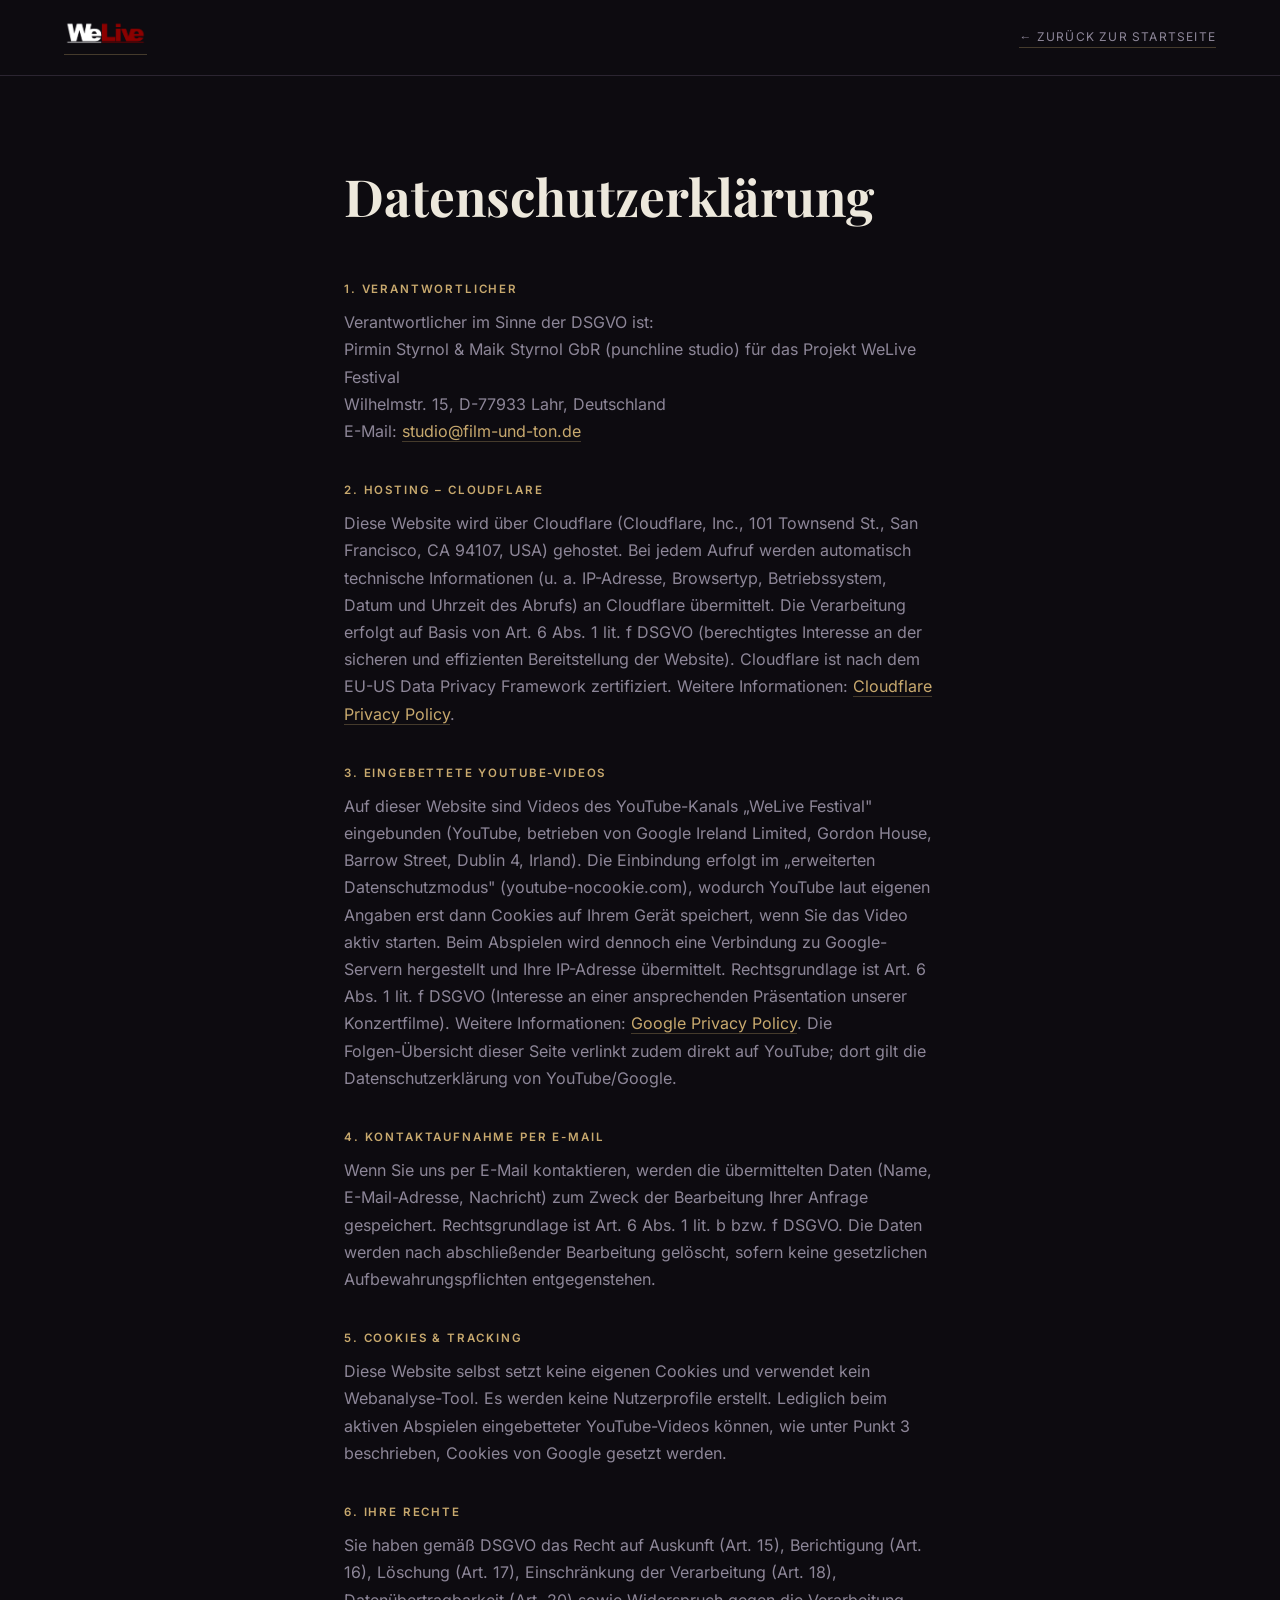
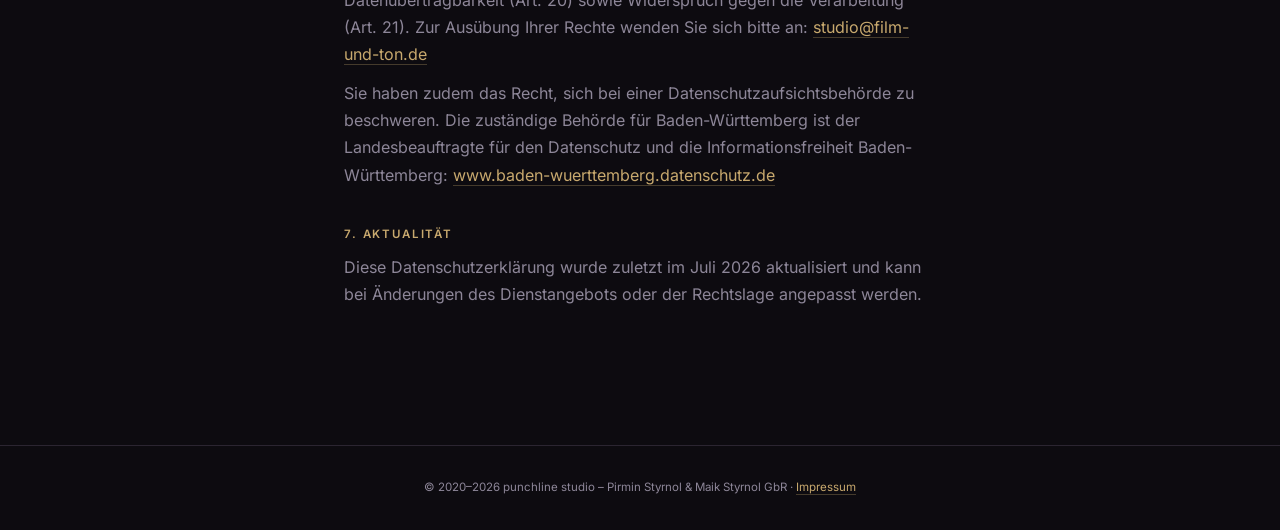
<file: datenschutz/index.html>
<!DOCTYPE html>
<html lang="de">
<head>
<meta charset="UTF-8">
<meta name="viewport" content="width=device-width, initial-scale=1.0">
<title>Datenschutz – WeLive Festival</title>
<meta name="robots" content="noindex, nofollow">
<link rel="icon" href="/favicon.ico" sizes="any">
<link rel="icon" type="image/png" sizes="32x32" href="/favicon-32.png">
<link rel="icon" type="image/png" sizes="192x192" href="/favicon-192.png">
<link rel="stylesheet" href="/fonts/fonts.css" />
<style>
  *,*::before,*::after{box-sizing:border-box;margin:0;padding:0;}
  :root{--bg:#0d0b10;--warm:#ede8dc;--muted:#8d8698;--gold:#c8a96e;--border:#2b2531;}
  body{background:var(--bg);color:var(--warm);font-family:'Inter',sans-serif;font-size:16px;line-height:1.7;-webkit-font-smoothing:antialiased;}
  nav{display:flex;align-items:center;justify-content:space-between;padding:1.25rem clamp(1.5rem,5vw,4rem);border-bottom:1px solid var(--border);}
  .nav-logo img{height:26px;}
  .nav-back{font-size:0.75rem;letter-spacing:0.1em;text-transform:uppercase;color:var(--muted);text-decoration:none;}
  .nav-back:hover{color:var(--gold);}
  main{max-width:720px;margin:0 auto;padding:clamp(3rem,6vw,5rem) clamp(1.5rem,5vw,4rem);}
  h1{font-family:'Playfair Display',serif;font-size:clamp(2.2rem,5vw,3.2rem);margin-bottom:2.5rem;}
  h2{font-size:0.72rem;font-weight:700;letter-spacing:0.16em;text-transform:uppercase;color:var(--gold);margin-top:2.25rem;margin-bottom:0.6rem;}
  p{color:var(--muted);margin-bottom:0.75rem;}
  a{color:var(--gold);text-decoration:none;border-bottom:1px solid rgba(200,169,110,0.3);}
  a:hover{border-color:var(--gold);}
  footer{text-align:center;padding:2rem;border-top:1px solid var(--border);margin-top:3rem;font-size:0.72rem;color:var(--muted);}
</style>
</head>
<body>
<nav>
  <a href="/" class="nav-logo"><img src="/assets/welive-logo.webp" alt="WeLive Festival"></a>
  <a href="/" class="nav-back">← Zurück zur Startseite</a>
</nav>
<main>
  <h1>Datenschutz&shy;erklärung</h1>

  <h2>1. Verantwortlicher</h2>
  <p>Verantwortlicher im Sinne der DSGVO ist:<br>
  Pirmin Styrnol &amp; Maik Styrnol GbR (punchline studio) für das Projekt WeLive Festival<br>
  Wilhelmstr. 15, D-77933 Lahr, Deutschland<br>
  E-Mail: <a href="mailto:studio@film-und-ton.de">studio@film-und-ton.de</a></p>

  <h2>2. Hosting – Cloudflare</h2>
  <p>Diese Website wird über Cloudflare (Cloudflare, Inc., 101 Townsend St., San Francisco, CA 94107, USA) gehostet. Bei jedem Aufruf werden automatisch technische Informationen (u. a. IP-Adresse, Browsertyp, Betriebssystem, Datum und Uhrzeit des Abrufs) an Cloudflare übermittelt. Die Verarbeitung erfolgt auf Basis von Art. 6 Abs. 1 lit. f DSGVO (berechtigtes Interesse an der sicheren und effizienten Bereitstellung der Website). Cloudflare ist nach dem EU-US Data Privacy Framework zertifiziert. Weitere Informationen: <a href="https://www.cloudflare.com/privacypolicy/" target="_blank" rel="noopener">Cloudflare Privacy Policy</a>.</p>

  <h2>3. Eingebettete YouTube-Videos</h2>
  <p>Auf dieser Website sind Videos des YouTube-Kanals „WeLive Festival&quot; eingebunden (YouTube, betrieben von Google Ireland Limited, Gordon House, Barrow Street, Dublin 4, Irland). Die Einbindung erfolgt im „erweiterten Datenschutzmodus&quot; (youtube-nocookie.com), wodurch YouTube laut eigenen Angaben erst dann Cookies auf Ihrem Gerät speichert, wenn Sie das Video aktiv starten. Beim Abspielen wird dennoch eine Verbindung zu Google-Servern hergestellt und Ihre IP-Adresse übermittelt. Rechtsgrundlage ist Art. 6 Abs. 1 lit. f DSGVO (Interesse an einer ansprechenden Präsentation unserer Konzertfilme). Weitere Informationen: <a href="https://policies.google.com/privacy" target="_blank" rel="noopener">Google Privacy Policy</a>. Die Folgen-Übersicht dieser Seite verlinkt zudem direkt auf YouTube; dort gilt die Datenschutzerklärung von YouTube/Google.</p>

  <h2>4. Kontaktaufnahme per E-Mail</h2>
  <p>Wenn Sie uns per E-Mail kontaktieren, werden die übermittelten Daten (Name, E-Mail-Adresse, Nachricht) zum Zweck der Bearbeitung Ihrer Anfrage gespeichert. Rechtsgrundlage ist Art. 6 Abs. 1 lit. b bzw. f DSGVO. Die Daten werden nach abschließender Bearbeitung gelöscht, sofern keine gesetzlichen Aufbewahrungspflichten entgegenstehen.</p>

  <h2>5. Cookies &amp; Tracking</h2>
  <p>Diese Website selbst setzt keine eigenen Cookies und verwendet kein Webanalyse-Tool. Es werden keine Nutzerprofile erstellt. Lediglich beim aktiven Abspielen eingebetteter YouTube-Videos können, wie unter Punkt 3 beschrieben, Cookies von Google gesetzt werden.</p>

  <h2>6. Ihre Rechte</h2>
  <p>Sie haben gemäß DSGVO das Recht auf Auskunft (Art. 15), Berichtigung (Art. 16), Löschung (Art. 17), Einschränkung der Verarbeitung (Art. 18), Datenübertragbarkeit (Art. 20) sowie Widerspruch gegen die Verarbeitung (Art. 21). Zur Ausübung Ihrer Rechte wenden Sie sich bitte an: <a href="mailto:studio@film-und-ton.de">studio@film-und-ton.de</a></p>
  <p>Sie haben zudem das Recht, sich bei einer Datenschutzaufsichtsbehörde zu beschweren. Die zuständige Behörde für Baden-Württemberg ist der Landesbeauftragte für den Datenschutz und die Informationsfreiheit Baden-Württemberg: <a href="https://www.baden-wuerttemberg.datenschutz.de" target="_blank" rel="noopener">www.baden-wuerttemberg.datenschutz.de</a></p>

  <h2>7. Aktualität</h2>
  <p>Diese Datenschutzerklärung wurde zuletzt im Juli 2026 aktualisiert und kann bei Änderungen des Dienstangebots oder der Rechtslage angepasst werden.</p>
</main>
<footer>© 2020–2026 punchline studio – Pirmin Styrnol &amp; Maik Styrnol GbR · <a href="/impressum">Impressum</a></footer>
</body>
</html>
</file>
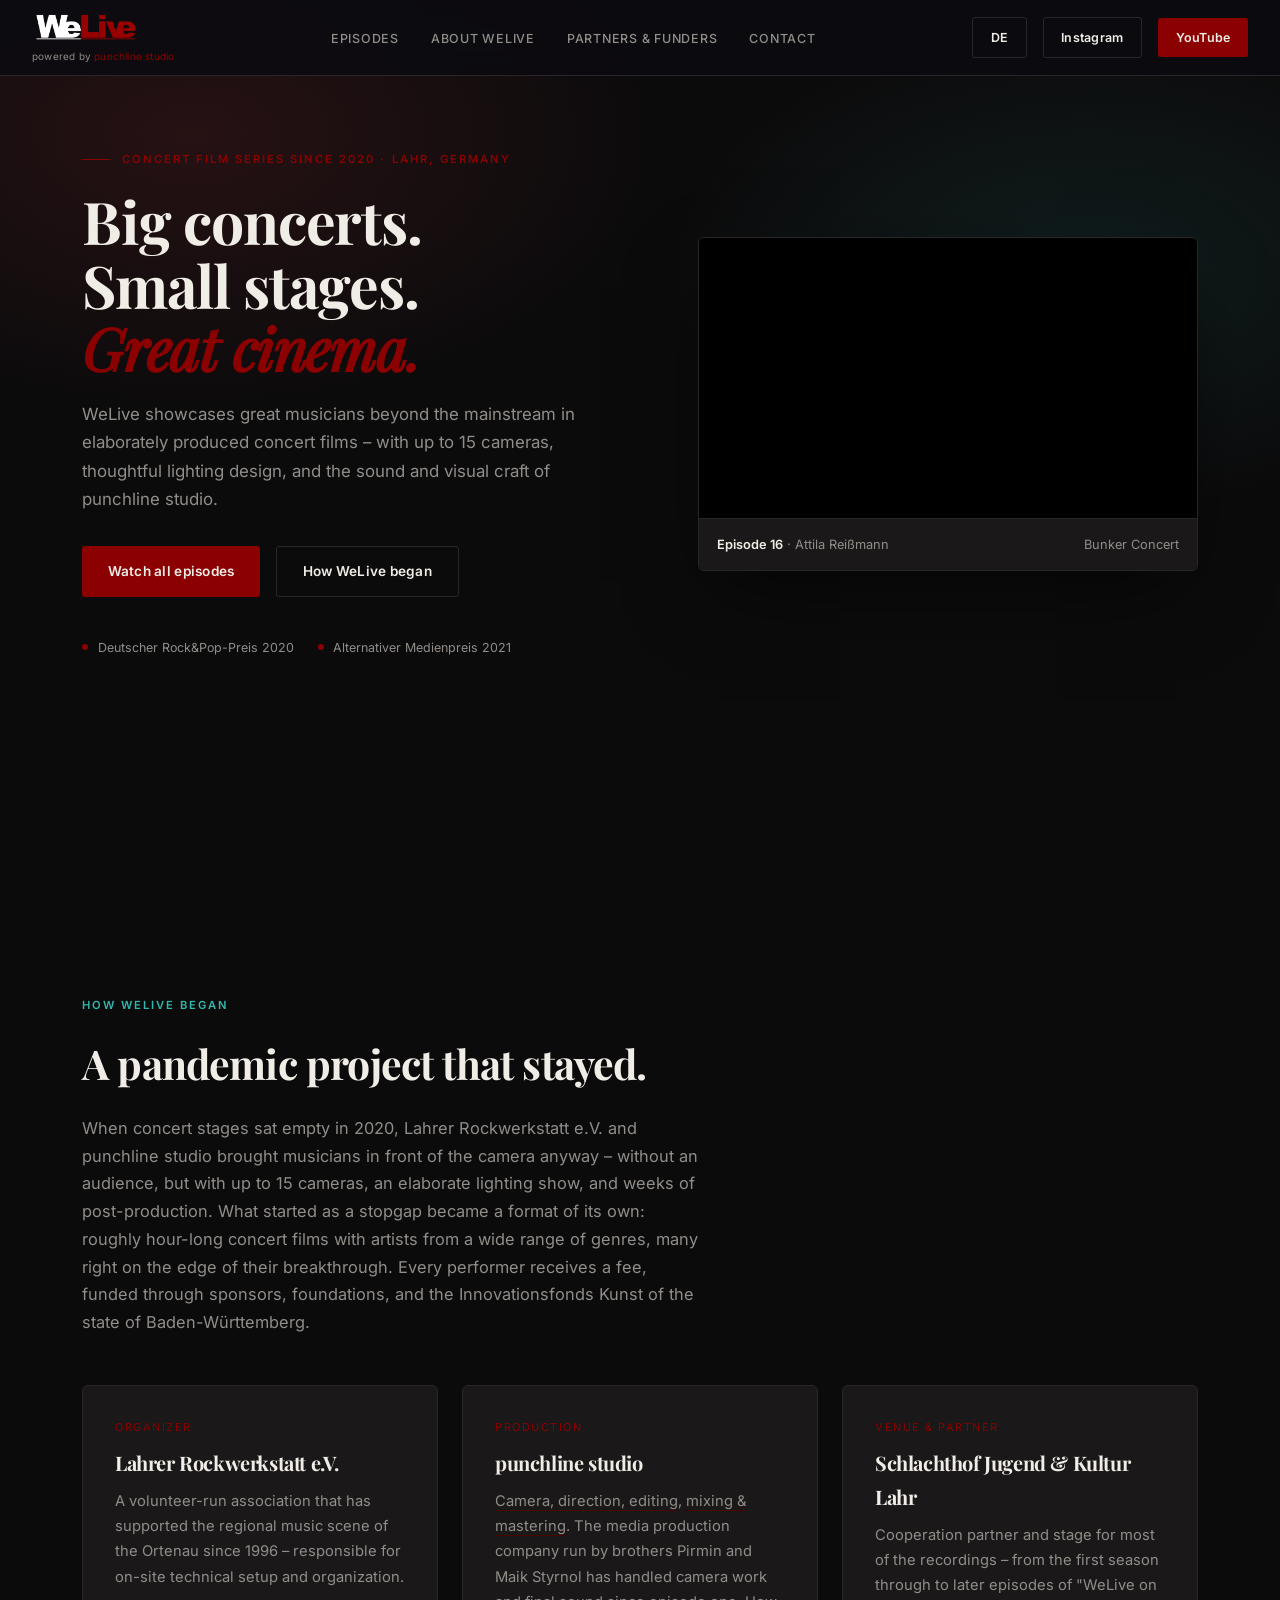
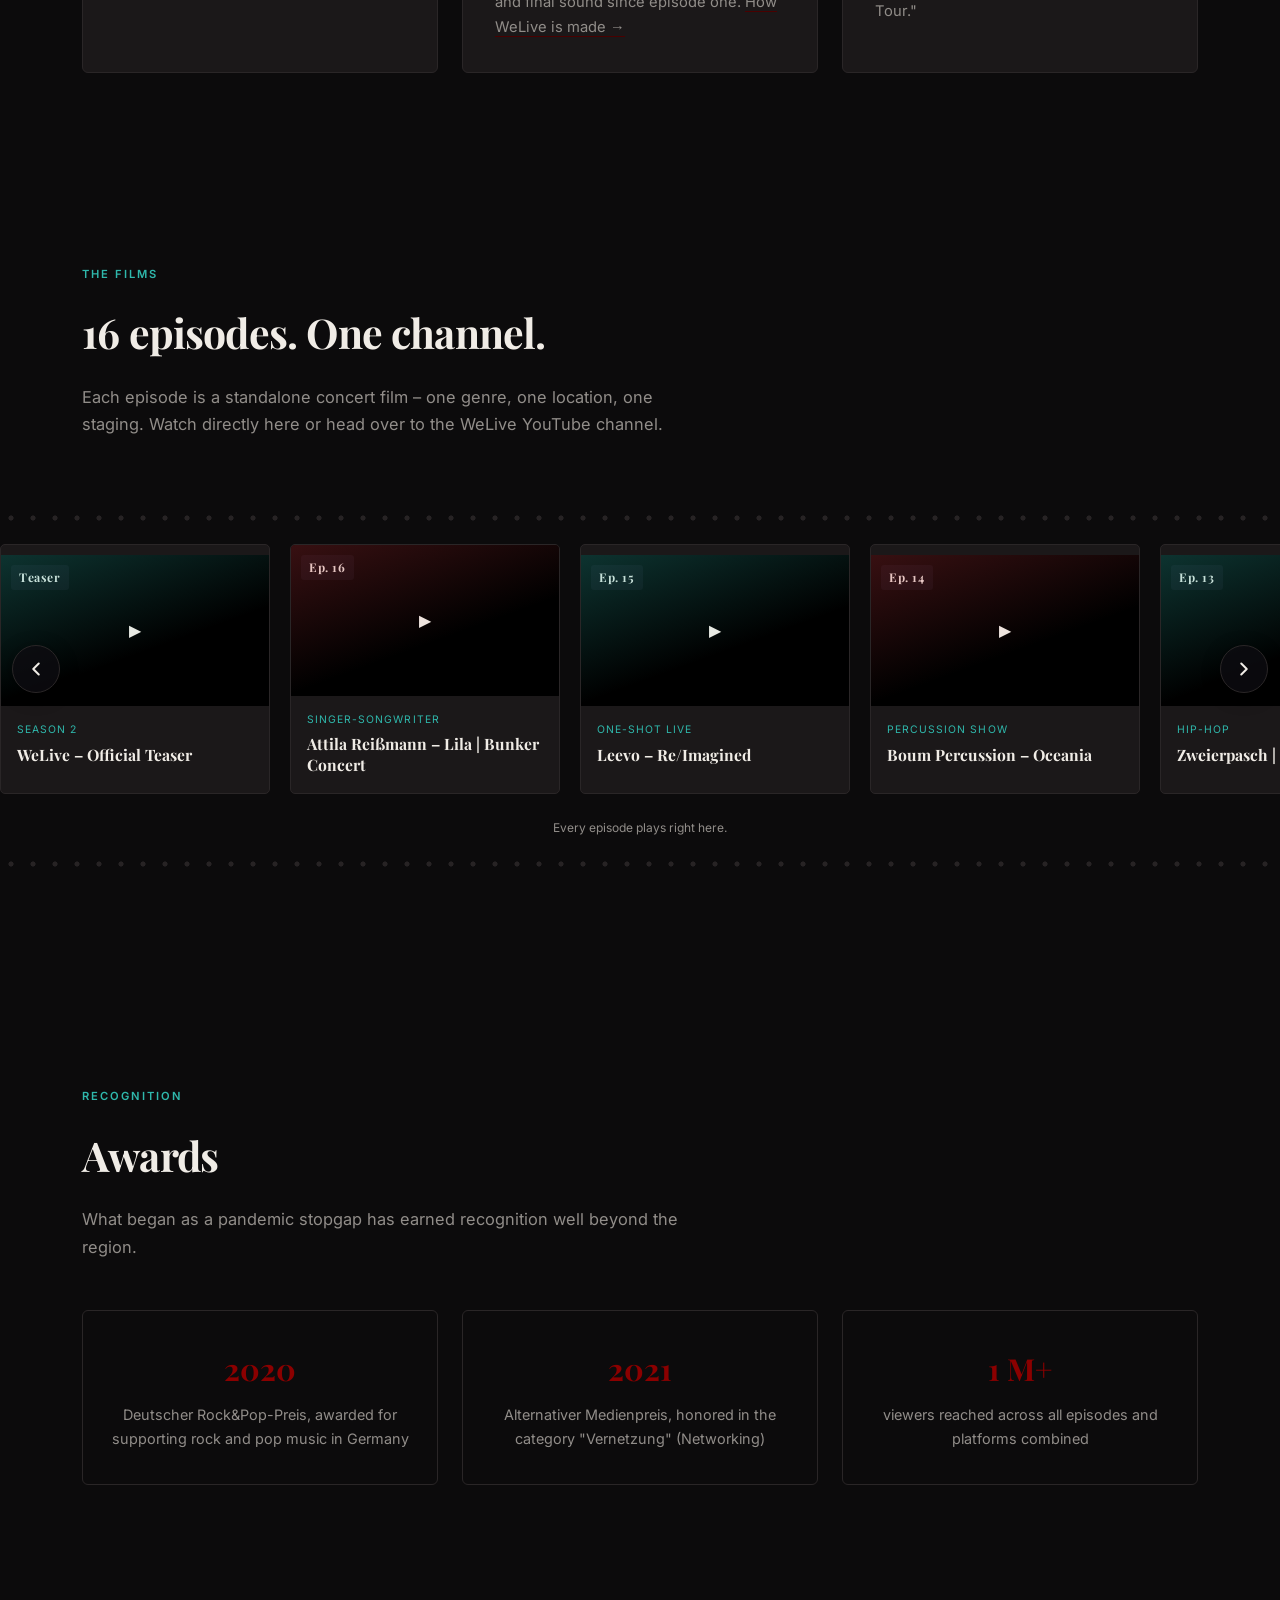
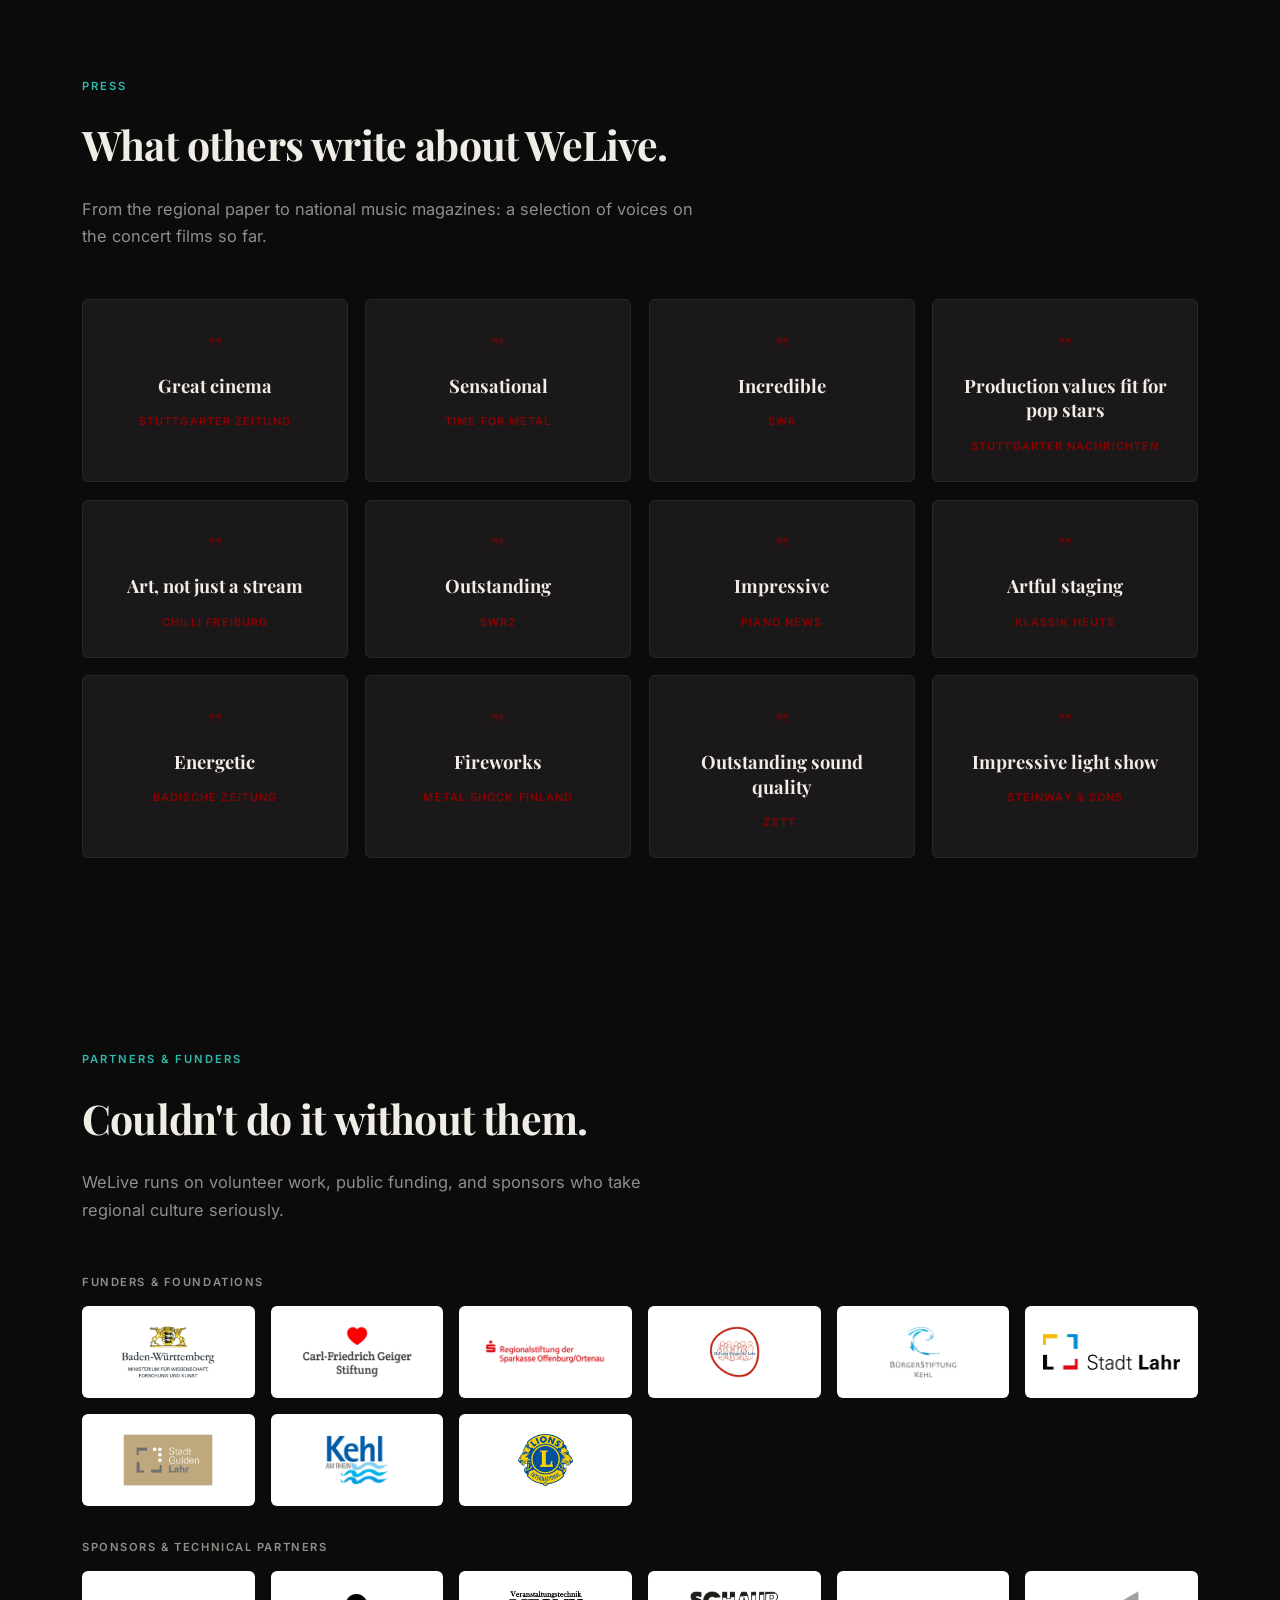
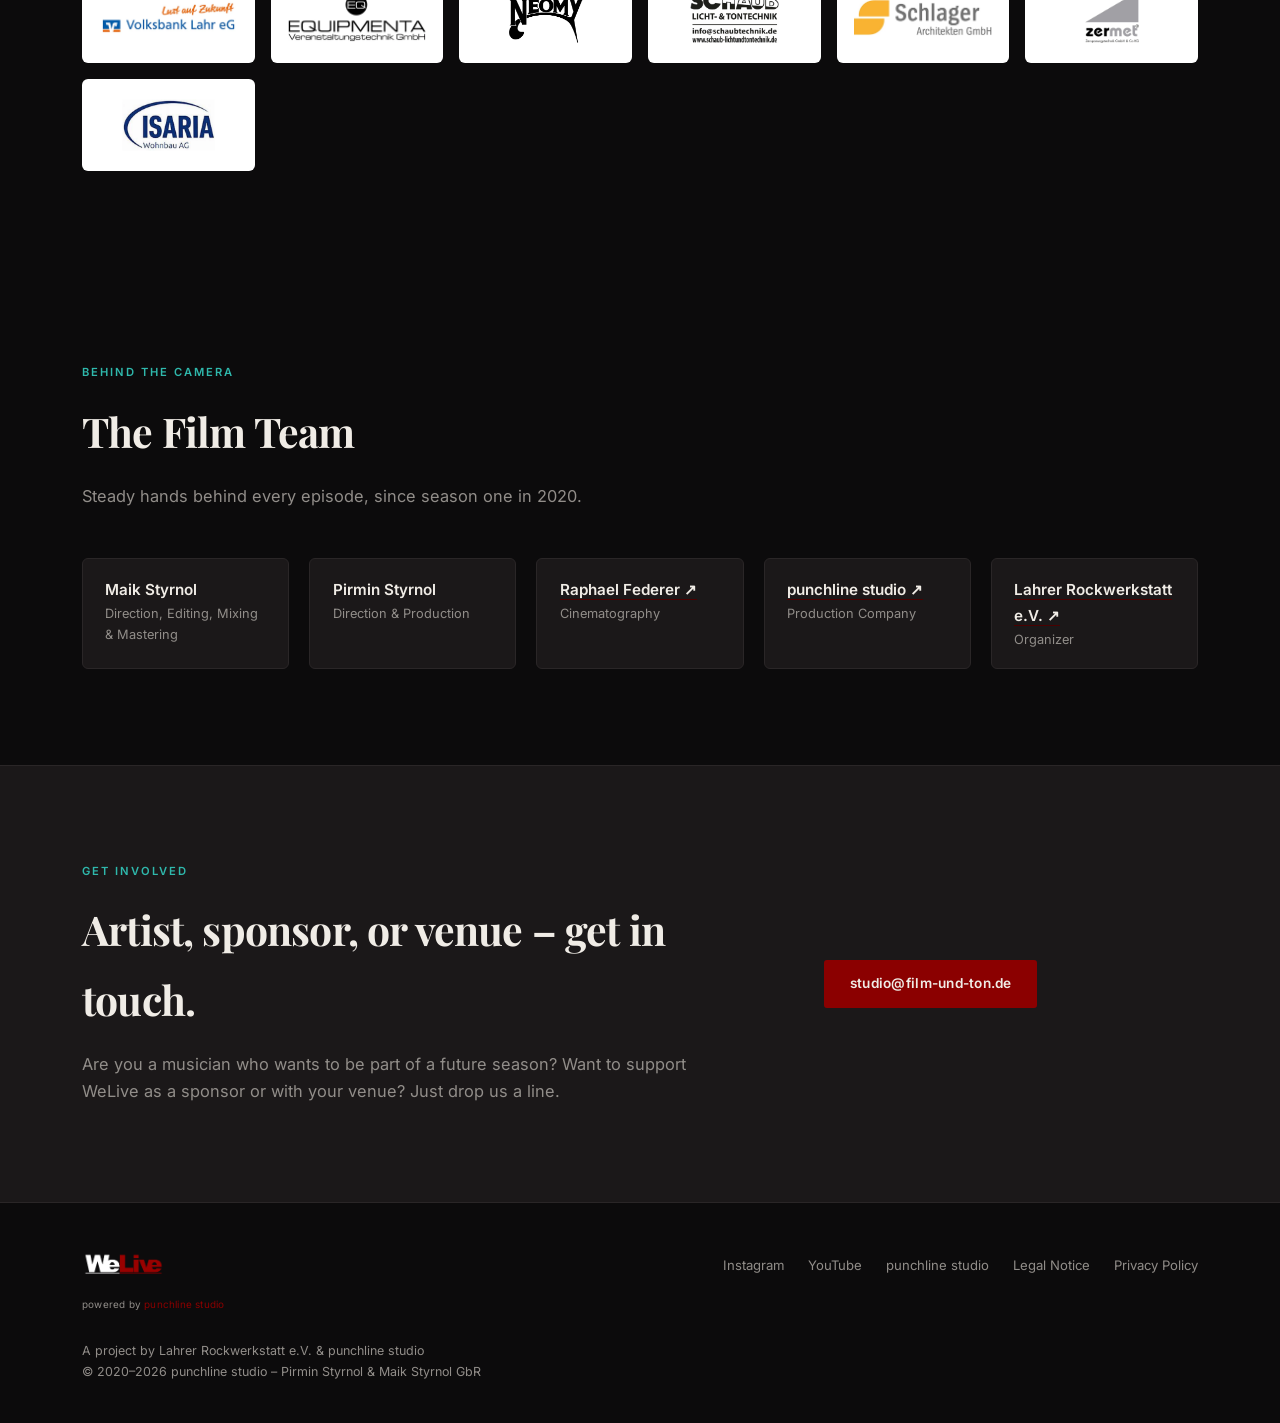
<file: en/index.html>
<!DOCTYPE html>
<html lang="en">
<head>
<meta charset="UTF-8">
<meta name="viewport" content="width=device-width, initial-scale=1.0">
<title>WeLive Festival | Concert Film Series from Lahr, Germany</title>
<meta name="description" content="WeLive Festival: the award-winning concert film series by Lahrer Rockwerkstatt e.V., punchline studio, and Schlachthof Jugend & Kultur Lahr. 16 episodes, one channel – great music beyond the mainstream, elaborately filmed.">
<meta name="keywords" content="WeLive Festival, concert film Germany, Lahrer Rockwerkstatt, Schlachthof Lahr, online music festival, concert film series, punchline studio, live concert video">
<meta name="robots" content="index, follow">
<meta name="author" content="punchline studio – Pirmin Styrnol & Maik Styrnol GbR">
<link rel="canonical" href="https://welive-festival.com/en/">
<link rel="alternate" hreflang="de" href="https://welive-festival.com/">
<link rel="alternate" hreflang="en" href="https://welive-festival.com/en/">
<link rel="alternate" hreflang="x-default" href="https://welive-festival.com/">

<link rel="icon" href="/favicon.ico" sizes="any">
<link rel="icon" type="image/png" sizes="32x32" href="/favicon-32.png">
<link rel="icon" type="image/png" sizes="192x192" href="/favicon-192.png">
<link rel="apple-touch-icon" href="/apple-touch-icon.png">

<meta property="og:type" content="website">
<meta property="og:title" content="WeLive Festival | Concert Film Series from Lahr, Germany">
<meta property="og:description" content="16 episodes of award-winning concert films: great musicians beyond the mainstream, elaborately filmed by punchline studio.">
<meta property="og:url" content="https://welive-festival.com/en/">
<meta property="og:image" content="https://welive-festival.com/og-image.jpg">
<meta property="og:image:width" content="1200">
<meta property="og:image:height" content="630">
<meta property="og:locale" content="en_US">
<meta property="og:site_name" content="WeLive Festival">

<meta name="twitter:card" content="summary_large_image">
<meta name="twitter:title" content="WeLive Festival | Concert Film Series from Lahr, Germany">
<meta name="twitter:description" content="Award-winning concert films beyond the mainstream – produced by punchline studio.">
<meta name="twitter:image" content="https://welive-festival.com/og-image.jpg">

<script type="application/ld+json">
{
  "@context": "https://schema.org",
  "@type": "Organization",
  "@id": "https://welive-festival.com/#organization",
  "name": "WeLive Festival",
  "alternateName": "WeLive – The Online Music Festival",
  "url": "https://welive-festival.com",
  "logo": "https://welive-festival.com/assets/welive-logo.webp",
  "description": "WeLive is an award-winning concert film series showcasing talented musicians beyond the mainstream in elaborately produced concert films. A collaboration between Lahrer Rockwerkstatt e.V., punchline studio, and Schlachthof Jugend & Kultur Lahr.",
  "foundingDate": "2020",
  "sameAs": [
    "https://www.youtube.com/@WeLiveFestival",
    "https://www.instagram.com/welive_festival/"
  ],
  "award": [
    "Deutscher Rock&Pop-Preis 2020",
    "Alternativer Medienpreis 2021 (Kategorie Vernetzung)"
  ]
}
</script>
<script type="application/ld+json">
{
  "@context": "https://schema.org",
  "@type": "ItemList",
  "itemListElement": [
    {"@type":"ListItem","position":1,"item":{"@type":"VideoObject","name":"Attila Reißmann – Lila | Bunker Concert (WeLive Episode 16)","thumbnailUrl":"https://img.youtube.com/vi/Bnh2UBMkedc/maxresdefault.jpg","uploadDate":"2023-01-01","embedUrl":"https://www.youtube.com/embed/Bnh2UBMkedc"}},
    {"@type":"ListItem","position":2,"item":{"@type":"VideoObject","name":"Leevo – Re/Imagined (WeLive Episode 15)","thumbnailUrl":"https://img.youtube.com/vi/0_P4wx4F210/maxresdefault.jpg","uploadDate":"2022-01-01","embedUrl":"https://www.youtube.com/embed/0_P4wx4F210"}}
  ]
}
</script>

<link rel="stylesheet" href="/fonts/fonts.css" />
<style>
  *,*::before,*::after{box-sizing:border-box;margin:0;padding:0;}
  :root{
    --bg:#0c0b0c; --bg-warm:#161415; --bg-card:#1b1819;
    --red:#8b0000; --red-dim:#4a0000;
    --teal:#2fb8ac; --teal-dim:#1c6b64;
    --off-white:#f0ece6; --muted:#918d89; --border:#2a2627;
    --max:1180px; --r:3px;
  }
  html{scroll-behavior:smooth;}
  body{background:var(--bg);color:var(--off-white);font-family:'Inter',sans-serif;font-size:16px;line-height:1.7;-webkit-font-smoothing:antialiased;overflow-x:hidden;}
  a{color:inherit;}
  img{max-width:100%;display:block;}
  .container{max-width:var(--max);margin:0 auto;padding:0 2rem;}
  h1,h2,h3{font-family:'Playfair Display',serif;font-weight:700;letter-spacing:-0.02em;}
  .eyebrow{font-size:0.7rem;font-weight:700;letter-spacing:0.18em;text-transform:uppercase;color:var(--red);display:flex;align-items:center;gap:0.75rem;margin-bottom:1.25rem;}
  .eyebrow::before{content:'';display:block;width:28px;height:1px;background:var(--red);}
  .btn{display:inline-flex;align-items:center;gap:0.5rem;padding:0.8rem 1.6rem;border-radius:var(--r);font-size:0.85rem;font-weight:600;letter-spacing:0.02em;text-decoration:none;transition:all .2s;cursor:pointer;border:none;font-family:'Inter',sans-serif;}
  .btn-primary{background:var(--red);color:var(--off-white);}
  .btn-primary:hover{opacity:.85;}
  .btn-secondary{background:transparent;color:var(--off-white);border:1px solid var(--border);}
  .btn-secondary:hover{border-color:var(--red-dim);color:var(--red);}
  .btn-sm{padding:0.55rem 1.1rem;font-size:0.78rem;}

  /* NAV */
  nav{position:fixed;top:0;left:0;right:0;z-index:200;height:76px;display:flex;align-items:center;justify-content:space-between;padding:0 2rem;background:rgba(13,11,16,0.92);backdrop-filter:blur(14px);border-bottom:1px solid var(--border);}
  .nav-logo-wrap{display:flex;flex-direction:column;gap:0.2rem;}
  .nav-logo img{height:34px;width:auto;display:block;filter:brightness(1.1);}
  .nav-subline,.footer-subline{font-size:0.62rem;letter-spacing:0.02em;color:var(--muted);text-decoration:none;}
  .nav-subline:hover,.footer-subline:hover{color:var(--off-white);}
  .nav-subline .powered-by,.footer-subline .powered-by{color:var(--red);}
  .nav-links{display:flex;gap:2rem;list-style:none;align-items:center;}
  .nav-links a{color:var(--muted);text-decoration:none;font-size:0.78rem;font-weight:500;letter-spacing:0.06em;text-transform:uppercase;transition:color .2s;white-space:nowrap;}
  .nav-links a:hover{color:var(--off-white);}
  .nav-cta{display:flex;align-items:center;gap:1rem;}
  @media (max-width:860px){.nav-links{display:none;}}

  /* HERO */
  #hero{min-height:100vh;padding:150px 0 5rem;position:relative;}
  #hero::before{content:'';position:absolute;top:0;left:0;right:0;height:100%;background:
    radial-gradient(ellipse 60% 50% at 15% 15%, rgba(200,57,63,0.14), transparent 60%),
    radial-gradient(ellipse 55% 45% at 85% 30%, rgba(47,184,172,0.10), transparent 60%);
    pointer-events:none;z-index:0;}
  .hero-grid{display:grid;grid-template-columns:1.05fr 0.95fr;gap:4rem;align-items:center;position:relative;z-index:1;}
  h1.hero-h1{font-size:clamp(2.4rem,4.6vw,4.1rem);line-height:1.08;margin-bottom:1.25rem;}
  h1.hero-h1 em{color:var(--red);font-style:italic;}
  .hero-sub{color:var(--muted);font-size:1.05rem;max-width:46ch;margin-bottom:2rem;}
  .hero-actions{display:flex;gap:1rem;flex-wrap:wrap;margin-bottom:2.5rem;}
  .award-row{display:flex;gap:1.5rem;flex-wrap:wrap;}
  .award-chip{display:flex;align-items:center;gap:0.6rem;font-size:0.78rem;color:var(--muted);}
  .award-chip .dot{width:6px;height:6px;border-radius:50%;background:var(--red);}
  .hero-video{position:relative;border-radius:6px;overflow:hidden;border:1px solid var(--border);box-shadow:0 30px 80px -20px rgba(0,0,0,0.6);}
  .hero-video .ratio{position:relative;padding-top:56.25%;background:#000;}
  .hero-video iframe{position:absolute;top:0;left:0;width:100%;height:100%;border:0;}
  .hero-video-cap{padding:0.9rem 1.1rem;background:var(--bg-card);border-top:1px solid var(--border);font-size:0.8rem;color:var(--muted);display:flex;justify-content:space-between;}
  .hero-video-cap strong{color:var(--off-white);font-weight:600;}
  @media (max-width:900px){.hero-grid{grid-template-columns:1fr;}}

  /* SECTION generic */
  section{padding:6rem 0;}
  .section-label{font-size:0.7rem;font-weight:700;letter-spacing:0.18em;text-transform:uppercase;color:var(--teal);margin-bottom:0.9rem;}
  .section-title{font-size:clamp(1.8rem,3.2vw,2.6rem);margin-bottom:1rem;}
  .section-intro{color:var(--muted);max-width:62ch;margin-bottom:3rem;font-size:1.02rem;}

  /* ABOUT / PARTNERS TRIO */
  .trio{display:grid;grid-template-columns:repeat(3,1fr);gap:1.5rem;}
  .trio-card{background:var(--bg-card);border:1px solid var(--border);border-radius:6px;padding:2rem;}
  .trio-card .role{font-size:0.68rem;letter-spacing:0.14em;text-transform:uppercase;color:var(--red);margin-bottom:0.6rem;}
  .trio-card h3{font-size:1.25rem;margin-bottom:0.6rem;}
  .trio-card p{color:var(--muted);font-size:0.92rem;}
  @media (max-width:800px){.trio{grid-template-columns:1fr;}}

  /* FILMSTRIP */
  #folgen{background:var(--bg-warm);border-top:1px solid var(--border);border-bottom:1px solid var(--border);}
  .filmstrip-rail{position:relative;padding:1.5rem 0;}
  .filmstrip-rail::before,.filmstrip-rail::after{content:'';display:block;height:14px;background-image:radial-gradient(circle,var(--border) 2.5px,transparent 2.6px);background-size:22px 14px;background-repeat:repeat-x;opacity:0.9;}
  .filmstrip-rail::before{margin-bottom:1.2rem;}
  .filmstrip-rail::after{margin-top:1.2rem;}
  .filmstrip-scroll{display:grid;grid-auto-flow:column;grid-auto-columns:270px;gap:1.25rem;overflow-x:auto;padding:0 2rem 1rem;scroll-snap-type:x proximity;scrollbar-width:thin;scrollbar-color:var(--border) transparent;}
  .filmstrip-scroll::-webkit-scrollbar{height:6px;}
  .filmstrip-scroll::-webkit-scrollbar-thumb{background:var(--border);border-radius:3px;}
  .frame{scroll-snap-align:start;background:var(--bg-card);border:1px solid var(--border);border-radius:5px;overflow:hidden;text-decoration:none;display:block;transition:transform .2s, border-color .2s;font:inherit;color:inherit;text-align:left;cursor:pointer;width:100%;padding:0;}
  .frame:hover,.frame:focus-visible{transform:translateY(-4px);border-color:var(--red-dim);}
  .frame:focus-visible{outline:2px solid var(--teal);outline-offset:2px;}
  .frame-thumb{position:relative;padding-top:56.25%;background:#000 center/cover no-repeat;}
  .frame-thumb.red::after{content:'';position:absolute;inset:0;background:linear-gradient(160deg,rgba(200,57,63,0.28),transparent 60%);}
  .frame-thumb.teal::after{content:'';position:absolute;inset:0;background:linear-gradient(160deg,rgba(47,184,172,0.28),transparent 60%);}
  .frame-num{position:absolute;top:0.6rem;left:0.6rem;font-family:'Playfair Display',serif;font-weight:700;font-size:0.75rem;background:rgba(13,11,16,0.75);color:var(--off-white);padding:0.15rem 0.55rem;border-radius:3px;letter-spacing:0.04em;}
  .frame-play{position:absolute;inset:0;display:flex;align-items:center;justify-content:center;}
  .frame-play svg{width:38px;height:38px;opacity:0;transition:opacity .2s;}
  .frame:hover .frame-play svg{opacity:0.95;}
  .frame-body{padding:0.95rem 1rem 1.1rem;}
  .frame-genre{font-size:0.65rem;letter-spacing:0.1em;text-transform:uppercase;color:var(--teal);margin-bottom:0.35rem;}
  .frame-title{font-family:'Playfair Display',serif;font-weight:700;font-size:0.98rem;line-height:1.3;color:var(--off-white);}
  .filmstrip-viewport{position:relative;}
  .filmstrip-nav{position:absolute;top:calc(50% - 0.5rem);transform:translateY(-50%);z-index:3;width:48px;height:48px;border-radius:50%;border:1px solid var(--border);background:rgba(13,11,16,0.82);color:var(--off-white);display:flex;align-items:center;justify-content:center;cursor:pointer;padding:0;box-shadow:0 4px 18px rgba(0,0,0,0.45);transition:opacity .2s,background .2s,border-color .2s,transform .2s;}
  .filmstrip-nav svg{width:22px;height:22px;}
  .filmstrip-nav:hover,.filmstrip-nav:focus-visible{background:var(--red);border-color:var(--red);}
  .filmstrip-nav:focus-visible{outline:2px solid var(--teal);outline-offset:2px;}
  .filmstrip-nav.prev{left:0.75rem;}
  .filmstrip-nav.next{right:0.75rem;}
  .filmstrip-nav[hidden]{display:flex;opacity:0;pointer-events:none;}
  .filmstrip-nav.next.nudge{animation:filmstripNudge 1.6s ease-in-out 3;}
  @keyframes filmstripNudge{0%,100%{transform:translateY(-50%) translateX(0);}50%{transform:translateY(-50%) translateX(6px);}}
  @media (prefers-reduced-motion:reduce){.filmstrip-nav.next.nudge{animation:none;}}
  @media (max-width:600px){.filmstrip-nav{width:40px;height:40px;}.filmstrip-nav.prev{left:0.4rem;}.filmstrip-nav.next{right:0.4rem;}}
  .filmstrip-hint{text-align:center;font-size:0.75rem;color:var(--muted);margin-top:0.5rem;}

  /* AWARDS */
  .awards-grid{display:grid;grid-template-columns:repeat(3,1fr);gap:1.5rem;}
  .award-card{border:1px solid var(--border);border-radius:6px;padding:2rem 1.75rem;text-align:center;}
  .award-card .num{font-family:'Playfair Display',serif;font-weight:700;font-size:1.9rem;color:var(--red);margin-bottom:0.5rem;}
  .award-card p{color:var(--muted);font-size:0.9rem;}
  @media (max-width:800px){.awards-grid{grid-template-columns:1fr;}}

  /* SPONSORS - typographic wordmark bar */
  .logo-group-label{font-size:0.7rem;font-weight:700;letter-spacing:0.14em;text-transform:uppercase;color:var(--muted);margin-bottom:0.9rem;margin-top:2rem;}
  .logo-group-label:first-child{margin-top:0;}
  .logo-wall{display:grid;grid-template-columns:repeat(auto-fill,minmax(150px,1fr));gap:1rem;}
  .logo-tile{background:#ffffff;border-radius:6px;padding:1.1rem;display:flex;align-items:center;justify-content:center;min-height:92px;}
  .logo-tile img{max-width:100%;max-height:52px;width:auto;height:auto;object-fit:contain;}
  .logo-tile.dark{background:var(--bg-card);border:1px solid var(--border);}

  /* TEAM */
  .team-row{display:flex;gap:1.25rem;flex-wrap:wrap;}
  .team-chip{background:var(--bg-card);border:1px solid var(--border);border-radius:6px;padding:1.1rem 1.4rem;flex:1 1 200px;}
  .team-chip .name{font-weight:600;color:var(--off-white);font-size:0.95rem;}
  .team-chip .role{color:var(--muted);font-size:0.8rem;}

  /* SUPPORT CTA */
  #support{background:var(--bg-card);border-top:1px solid var(--border);}
  .support-grid{display:grid;grid-template-columns:1.3fr 0.7fr;gap:3rem;align-items:center;}
  @media (max-width:800px){.support-grid{grid-template-columns:1fr;}}

  /* VIDEO LIGHTBOX */
  .video-modal{position:fixed;inset:0;z-index:1000;background:rgba(6,5,6,0.94);display:none;align-items:center;justify-content:center;padding:clamp(1rem,4vw,3rem);}
  .video-modal.open{display:flex;}
  .video-modal-inner{max-width:1080px;width:100%;}
  .video-modal-frame{position:relative;padding-top:56.25%;background:#000;border-radius:6px;overflow:hidden;box-shadow:0 30px 90px -20px rgba(0,0,0,0.7);}
  .video-modal-frame iframe{position:absolute;inset:0;width:100%;height:100%;border:0;}
  .video-modal-top{display:flex;justify-content:space-between;align-items:center;margin-bottom:0.85rem;}
  .video-modal-caption{color:var(--off-white);font-size:0.9rem;font-family:'Playfair Display',serif;font-weight:700;}
  .video-modal-close{background:transparent;border:1px solid var(--border);color:var(--off-white);width:36px;height:36px;border-radius:50%;font-size:1rem;cursor:pointer;flex-shrink:0;transition:border-color .2s,color .2s;}
  .video-modal-close:hover{border-color:var(--red);color:var(--red);}

  /* PRESS QUOTES */
  .press-grid{display:grid;grid-template-columns:repeat(auto-fit,minmax(240px,1fr));gap:1.1rem;}
  .press-card{background:var(--bg-card);border:1px solid var(--border);border-radius:6px;padding:1.85rem 1.5rem 1.6rem;text-align:center;transition:transform .2s,border-color .2s;}
  .press-card:hover{transform:translateY(-4px);border-color:var(--red-dim);}
  .press-mark{display:block;font-family:'Playfair Display',serif;font-size:2.4rem;line-height:1;color:var(--red);opacity:0.55;margin-bottom:0.35rem;}
  .press-card q{display:block;font-family:'Playfair Display',serif;font-weight:700;font-size:1.15rem;line-height:1.35;color:var(--off-white);quotes:none;}
  .press-card .source{display:block;margin-top:0.85rem;font-size:0.68rem;font-weight:700;letter-spacing:0.1em;text-transform:uppercase;color:var(--red);}

  footer{border-top:1px solid var(--border);padding:3rem 0 2.5rem;}
  .footer-grid{display:flex;justify-content:space-between;flex-wrap:wrap;gap:2rem;align-items:flex-start;}
  .footer-logo img{height:26px;margin-bottom:0.75rem;filter:brightness(1.1);}
  .footer-links{display:flex;gap:1.5rem;flex-wrap:wrap;list-style:none;}
  .footer-links a{color:var(--muted);text-decoration:none;font-size:0.82rem;}
  .footer-links a:hover{color:var(--off-white);}
  .footer-meta{color:var(--muted);font-size:0.78rem;margin-top:1.5rem;}
</style>
</head>
<body>

<nav>
  <div class="nav-logo-wrap">
    <a href="/en/" class="nav-logo"><img src="/assets/welive-logo.webp" alt="WeLive Festival"></a>
    <a href="https://www.film-und-ton.de" target="_blank" rel="noopener" class="nav-subline">powered by <span class="powered-by">punchline studio</span></a>
  </div>
  <ul class="nav-links">
    <li><a href="#episodes">Episodes</a></li>
    <li><a href="#about">About WeLive</a></li>
    <li><a href="#sponsors">Partners &amp; Funders</a></li>
    <li><a href="#contact">Contact</a></li>
  </ul>
  <div class="nav-cta">
    <a href="/" class="btn btn-secondary btn-sm">DE</a>
    <a href="https://www.instagram.com/welive_festival/" target="_blank" rel="noopener" class="btn btn-secondary btn-sm">Instagram</a>
    <a href="https://www.youtube.com/@WeLiveFestival" target="_blank" rel="noopener" class="btn btn-primary btn-sm">YouTube</a>
  </div>
</nav>

<section id="hero">
  <div class="container hero-grid">
    <div>
      <div class="eyebrow">Concert film series since 2020 · Lahr, Germany</div>
      <h1 class="hero-h1">Big concerts.<br>Small stages.<br><em>Great cinema.</em></h1>
      <p class="hero-sub">WeLive showcases great musicians beyond the mainstream in elaborately produced concert films – with up to 15 cameras, thoughtful lighting design, and the sound and visual craft of punchline studio.</p>
      <div class="hero-actions">
        <a href="#episodes" class="btn btn-primary">Watch all episodes</a>
        <a href="#about" class="btn btn-secondary">How WeLive began</a>
      </div>
      <div class="award-row">
        <div class="award-chip"><span class="dot"></span> Deutscher Rock&amp;Pop-Preis 2020</div>
        <div class="award-chip"><span class="dot"></span> Alternativer Medienpreis 2021</div>
      </div>
    </div>
    <div class="hero-video">
      <div class="ratio">
        <iframe src="https://www.youtube-nocookie.com/embed/Bnh2UBMkedc" title="Attila Reißmann – Lila | WeLive Episode 16" loading="lazy" allow="accelerometer; autoplay; clipboard-write; encrypted-media; gyroscope; picture-in-picture" allowfullscreen></iframe>
      </div>
      <div class="hero-video-cap"><span><strong>Episode 16</strong> · Attila Reißmann</span><span>Bunker Concert</span></div>
    </div>
  </div>
</section>

<section id="about">
  <div class="container">
    <div class="section-label">How WeLive began</div>
    <h2 class="section-title">A pandemic project that stayed.</h2>
    <p class="section-intro">When concert stages sat empty in 2020, Lahrer Rockwerkstatt e.V. and punchline studio brought musicians in front of the camera anyway – without an audience, but with up to 15 cameras, an elaborate lighting show, and weeks of post-production. What started as a stopgap became a format of its own: roughly hour-long concert films with artists from a wide range of genres, many right on the edge of their breakthrough. Every performer receives a fee, funded through sponsors, foundations, and the Innovationsfonds Kunst of the state of Baden-Württemberg.</p>
    <div class="trio">
      <div class="trio-card">
        <div class="role">Organizer</div>
        <h3>Lahrer Rockwerkstatt e.V.</h3>
        <p>A volunteer-run association that has supported the regional music scene of the Ortenau since 1996 – responsible for on-site technical setup and organization.</p>
      </div>
      <div class="trio-card">
        <div class="role">Production</div>
        <h3>punchline studio</h3>
        <p><a href="https://www.film-und-ton.de/en/concert-films/" target="_blank" rel="noopener" style="color:inherit;text-decoration:none;border-bottom:1px solid var(--red-dim);">Camera, direction, editing</a>, <a href="https://www.film-und-ton.de/en/live-recording-mixing/" target="_blank" rel="noopener" style="color:inherit;text-decoration:none;border-bottom:1px solid var(--red-dim);">mixing &amp; mastering</a>. The media production company run by brothers Pirmin and Maik Styrnol has handled camera work and final sound since episode one. <a href="https://www.film-und-ton.de/en/projects/welive/" target="_blank" rel="noopener" style="color:inherit;text-decoration:none;border-bottom:1px solid var(--red-dim);">How WeLive is made →</a></p>
      </div>
      <div class="trio-card">
        <div class="role">Venue &amp; Partner</div>
        <h3>Schlachthof Jugend &amp; Kultur Lahr</h3>
        <p>Cooperation partner and stage for most of the recordings – from the first season through to later episodes of "WeLive on Tour."</p>
      </div>
    </div>
  </div>
</section>

<section id="episodes">
  <div class="container">
    <div class="section-label">The Films</div>
    <h2 class="section-title">16 episodes. One channel.</h2>
    <p class="section-intro">Each episode is a standalone concert film – one genre, one location, one staging. Watch directly here or head over to the WeLive YouTube channel.</p>
  </div>
  <div class="filmstrip-rail">
    <div class="filmstrip-viewport">
    <button type="button" class="filmstrip-nav prev" aria-label="Previous episodes" hidden><svg viewBox="0 0 24 24" fill="none" stroke="currentColor" stroke-width="2.2" stroke-linecap="round" stroke-linejoin="round" aria-hidden="true"><path d="M15 18l-6-6 6-6"/></svg></button>
    <button type="button" class="filmstrip-nav next nudge" aria-label="More episodes"><svg viewBox="0 0 24 24" fill="none" stroke="currentColor" stroke-width="2.2" stroke-linecap="round" stroke-linejoin="round" aria-hidden="true"><path d="M9 18l6-6-6-6"/></svg></button>
    <div class="filmstrip-scroll">

      <button type="button" class="frame" data-id="Z3CpgstUWoA" data-caption="Teaser · WeLive Season 2">
        <div class="frame-thumb teal" style="background-image:url('https://img.youtube.com/vi/Z3CpgstUWoA/hqdefault.jpg')"><span class="frame-num">Teaser</span><div class="frame-play">▶</div></div>
        <div class="frame-body"><div class="frame-genre">Season 2</div><div class="frame-title">WeLive – Official Teaser</div></div>
      </button>

      <button type="button" class="frame" data-id="Bnh2UBMkedc" data-caption="Ep. 16 · Attila Reißmann – Lila | Bunker Concert (Singer-Songwriter)">
        <div class="frame-thumb red" style="background-image:url('https://img.youtube.com/vi/Bnh2UBMkedc/hqdefault.jpg')"><span class="frame-num">Ep. 16</span><div class="frame-play">▶</div></div>
        <div class="frame-body"><div class="frame-genre">Singer-Songwriter</div><div class="frame-title">Attila Reißmann – Lila | Bunker Concert</div></div>
      </button>

      <button type="button" class="frame" data-id="0_P4wx4F210" data-caption="Ep. 15 · Leevo – Re/Imagined (One-Shot Live)">
        <div class="frame-thumb teal" style="background-image:url('https://img.youtube.com/vi/0_P4wx4F210/hqdefault.jpg')"><span class="frame-num">Ep. 15</span><div class="frame-play">▶</div></div>
        <div class="frame-body"><div class="frame-genre">One-Shot Live</div><div class="frame-title">Leevo – Re/Imagined</div></div>
      </button>

      <button type="button" class="frame" data-id="P8cwPz32v4g" data-caption="Ep. 14 · Boum Percussion – Oceania (Percussion Show)">
        <div class="frame-thumb red" style="background-image:url('https://img.youtube.com/vi/P8cwPz32v4g/hqdefault.jpg')"><span class="frame-num">Ep. 14</span><div class="frame-play">▶</div></div>
        <div class="frame-body"><div class="frame-genre">Percussion Show</div><div class="frame-title">Boum Percussion – Oceania</div></div>
      </button>

      <button type="button" class="frame" data-id="NQGmymEDiwI" data-caption="Ep. 13 · Zweierpasch | UFA Filmpalast (Hip-Hop)">
        <div class="frame-thumb teal" style="background-image:url('https://img.youtube.com/vi/NQGmymEDiwI/hqdefault.jpg')"><span class="frame-num">Ep. 13</span><div class="frame-play">▶</div></div>
        <div class="frame-body"><div class="frame-genre">Hip-Hop</div><div class="frame-title">Zweierpasch | UFA Filmpalast</div></div>
      </button>

      <button type="button" class="frame" data-id="x-QVzre0vZ8" data-caption="Ep. 12 · TUYS (Alternative Rock)">
        <div class="frame-thumb red" style="background-image:url('https://img.youtube.com/vi/x-QVzre0vZ8/hqdefault.jpg')"><span class="frame-num">Ep. 12</span><div class="frame-play">▶</div></div>
        <div class="frame-body"><div class="frame-genre">Alternative Rock</div><div class="frame-title">TUYS</div></div>
      </button>

      <button type="button" class="frame" data-id="0R4rmq6b-tQ" data-caption="Ep. 11 · EVERDEEN (Indie Rock, Unplugged)">
        <div class="frame-thumb teal" style="background-image:url('https://img.youtube.com/vi/0R4rmq6b-tQ/hqdefault.jpg')"><span class="frame-num">Ep. 11</span><div class="frame-play">▶</div></div>
        <div class="frame-body"><div class="frame-genre">Indie Rock, Unplugged</div><div class="frame-title">EVERDEEN</div></div>
      </button>

      <button type="button" class="frame" data-id="Ky-m1VECN10" data-caption="Ep. 10 · Classic Meets Electro (Classical Fusion)">
        <div class="frame-thumb red" style="background-image:url('https://img.youtube.com/vi/Ky-m1VECN10/hqdefault.jpg')"><span class="frame-num">Ep. 10</span><div class="frame-play">▶</div></div>
        <div class="frame-body"><div class="frame-genre">Classical Fusion</div><div class="frame-title">Classic Meets Electro</div></div>
      </button>

      <button type="button" class="frame" data-id="o16-mh40jmM" data-caption="Ep. 9 · FATCAT &amp; Hannah Wilhelm (Funk)">
        <div class="frame-thumb teal" style="background-image:url('https://img.youtube.com/vi/o16-mh40jmM/hqdefault.jpg')"><span class="frame-num">Ep. 9</span><div class="frame-play">▶</div></div>
        <div class="frame-body"><div class="frame-genre">Funk</div><div class="frame-title">FATCAT &amp; Hannah Wilhelm</div></div>
      </button>

      <button type="button" class="frame" data-id="-znGLzbP-Mo" data-caption="Ep. 8 · Matt Woosey Band (Blues Rock)">
        <div class="frame-thumb red" style="background-image:url('https://img.youtube.com/vi/-znGLzbP-Mo/hqdefault.jpg')"><span class="frame-num">Ep. 8</span><div class="frame-play">▶</div></div>
        <div class="frame-body"><div class="frame-genre">Blues Rock</div><div class="frame-title">Matt Woosey Band</div></div>
      </button>

      <button type="button" class="frame" data-id="t0X1xTUqv4E" data-caption="Ep. 7 · Dead Venus (Progressive Rock)">
        <div class="frame-thumb teal" style="background-image:url('https://img.youtube.com/vi/t0X1xTUqv4E/hqdefault.jpg')"><span class="frame-num">Ep. 7</span><div class="frame-play">▶</div></div>
        <div class="frame-body"><div class="frame-genre">Progressive Rock</div><div class="frame-title">Dead Venus</div></div>
      </button>

      <button type="button" class="frame" data-id="PEpOldXf2YY" data-caption="Ep. 6 · OIL (Rock &amp; Heavy Metal)">
        <div class="frame-thumb red" style="background-image:url('https://img.youtube.com/vi/PEpOldXf2YY/hqdefault.jpg')"><span class="frame-num">Ep. 6</span><div class="frame-play">▶</div></div>
        <div class="frame-body"><div class="frame-genre">Rock &amp; Heavy Metal</div><div class="frame-title">OIL</div></div>
      </button>

      <button type="button" class="frame" data-id="OF1zdRzuMPc" data-caption="Ep. 5 · No Authority | Schlachthof Lahr (Ska Punk)">
        <div class="frame-thumb teal" style="background-image:url('https://img.youtube.com/vi/OF1zdRzuMPc/hqdefault.jpg')"><span class="frame-num">Ep. 5</span><div class="frame-play">▶</div></div>
        <div class="frame-body"><div class="frame-genre">Ska Punk</div><div class="frame-title">No Authority | Schlachthof Lahr</div></div>
      </button>

      <button type="button" class="frame" data-id="v2A6UF5OrzA" data-caption="Ep. 4 · Pervez Mody (Classical Piano)">
        <div class="frame-thumb red" style="background-image:url('https://img.youtube.com/vi/v2A6UF5OrzA/hqdefault.jpg')"><span class="frame-num">Ep. 4</span><div class="frame-play">▶</div></div>
        <div class="frame-body"><div class="frame-genre">Classical Piano</div><div class="frame-title">Pervez Mody</div></div>
      </button>

      <button type="button" class="frame" data-id="aJZXjKE42zw" data-caption="Ep. 3 · VON WELT (Post Rock)">
        <div class="frame-thumb teal" style="background-image:url('https://img.youtube.com/vi/aJZXjKE42zw/hqdefault.jpg')"><span class="frame-num">Ep. 3</span><div class="frame-play">▶</div></div>
        <div class="frame-body"><div class="frame-genre">Post Rock</div><div class="frame-title">VON WELT</div></div>
      </button>

      <button type="button" class="frame" data-id="-nQ5U1ugleI" data-caption="Ep. 2 · QULT (Rap 'n' Roll)">
        <div class="frame-thumb red" style="background-image:url('https://img.youtube.com/vi/-nQ5U1ugleI/hqdefault.jpg')"><span class="frame-num">Ep. 2</span><div class="frame-play">▶</div></div>
        <div class="frame-body"><div class="frame-genre">Rap 'n' Roll</div><div class="frame-title">QULT</div></div>
      </button>

      <button type="button" class="frame" data-id="NkrU8vIexm0" data-caption="Ep. 1 · Dominik Büchele &amp; Umleitung (Singer/Songwriter Pop)">
        <div class="frame-thumb teal" style="background-image:url('https://img.youtube.com/vi/NkrU8vIexm0/hqdefault.jpg')"><span class="frame-num">Ep. 1</span><div class="frame-play">▶</div></div>
        <div class="frame-body"><div class="frame-genre">Singer/Songwriter Pop</div><div class="frame-title">Dominik Büchele &amp; Umleitung</div></div>
      </button>

    </div>
    </div>
    <p class="filmstrip-hint container">Every episode plays right here.</p>
  </div>
</section>

<section id="awards">
  <div class="container">
    <div class="section-label">Recognition</div>
    <h2 class="section-title">Awards</h2>
    <p class="section-intro">What began as a pandemic stopgap has earned recognition well beyond the region.</p>
    <div class="awards-grid">
      <div class="award-card"><div class="num">2020</div><p>Deutscher Rock&amp;Pop-Preis, awarded for supporting rock and pop music in Germany</p></div>
      <div class="award-card"><div class="num">2021</div><p>Alternativer Medienpreis, honored in the category "Vernetzung" (Networking)</p></div>
      <div class="award-card"><div class="num">1&nbsp;M+</div><p>viewers reached across all episodes and platforms combined</p></div>
    </div>
  </div>
</section>

<section id="presse">
  <div class="container">
    <div class="section-label">Press</div>
    <h2 class="section-title">What others write about WeLive.</h2>
    <p class="section-intro">From the regional paper to national music magazines: a selection of voices on the concert films so far.</p>
    <div class="press-grid">
      <div class="press-card"><span class="press-mark">&rdquo;</span><q>Great cinema</q><span class="source">Stuttgarter Zeitung</span></div>
      <div class="press-card"><span class="press-mark">&rdquo;</span><q>Sensational</q><span class="source">Time for Metal</span></div>
      <div class="press-card"><span class="press-mark">&rdquo;</span><q>Incredible</q><span class="source">SWR</span></div>
      <div class="press-card"><span class="press-mark">&rdquo;</span><q>Production values fit for pop stars</q><span class="source">Stuttgarter Nachrichten</span></div>
      <div class="press-card"><span class="press-mark">&rdquo;</span><q>Art, not just a stream</q><span class="source">Chilli Freiburg</span></div>
      <div class="press-card"><span class="press-mark">&rdquo;</span><q>Outstanding</q><span class="source">SWR2</span></div>
      <div class="press-card"><span class="press-mark">&rdquo;</span><q>Impressive</q><span class="source">Piano News</span></div>
      <div class="press-card"><span class="press-mark">&rdquo;</span><q>Artful staging</q><span class="source">Klassik Heute</span></div>
      <div class="press-card"><span class="press-mark">&rdquo;</span><q>Energetic</q><span class="source">Badische Zeitung</span></div>
      <div class="press-card"><span class="press-mark">&rdquo;</span><q>Fireworks</q><span class="source">Metal Shock Finland</span></div>
      <div class="press-card"><span class="press-mark">&rdquo;</span><q>Outstanding sound quality</q><span class="source">ZETT.</span></div>
      <div class="press-card"><span class="press-mark">&rdquo;</span><q>Impressive light show</q><span class="source">Steinway &amp; Sons</span></div>
    </div>
  </div>
</section>

<section id="sponsors">
  <div class="container">
    <div class="section-label">Partners &amp; Funders</div>
    <h2 class="section-title">Couldn't do it without them.</h2>
    <p class="section-intro">WeLive runs on volunteer work, public funding, and sponsors who take regional culture seriously.</p>
    <div class="logo-group-label">Funders &amp; Foundations</div>
    <div class="logo-wall">
      <div class="logo-tile"><img src="/assets/sponsors/mwk-bw.webp" alt="Ministry of Science, Research and the Arts Baden-Württemberg – Innovationsfonds Kunst" loading="lazy"></div>
      <div class="logo-tile"><img src="/assets/sponsors/geiger-stiftung.webp" alt="Carl-Friedrich Geiger Stiftung" loading="lazy"></div>
      <div class="logo-tile"><img src="/assets/sponsors/sparkasse-regionalstiftung.webp" alt="Regionalstiftung der Sparkasse Offenburg/Ortenau" loading="lazy"></div>
      <div class="logo-tile"><img src="/assets/sponsors/buergerstiftung-lahr.webp" alt="Bürgerstiftung Lahr" loading="lazy"></div>
      <div class="logo-tile"><img src="/assets/sponsors/buergerstiftung-kehl.webp" alt="Bürgerstiftung Kehl" loading="lazy"></div>
      <div class="logo-tile"><img src="/assets/sponsors/stadt-lahr.webp" alt="City of Lahr" loading="lazy"></div>
      <div class="logo-tile"><img src="/assets/sponsors/stadtgulden-lahr.webp" alt="Stadtgulden Lahr" loading="lazy"></div>
      <div class="logo-tile"><img src="/assets/sponsors/stadt-kehl.webp" alt="City of Kehl" loading="lazy"></div>
      <div class="logo-tile"><img src="/assets/sponsors/lions-club.webp" alt="Lions Club" loading="lazy"></div>
    </div>

    <div class="logo-group-label">Sponsors &amp; Technical Partners</div>
    <div class="logo-wall">
      <div class="logo-tile"><img src="/assets/sponsors/volksbank-weiss.webp" alt="Volksbank Lahr eG" loading="lazy"></div>
      <div class="logo-tile"><img src="/assets/sponsors/equipmenta.webp" alt="Equipmenta Veranstaltungstechnik GmbH" loading="lazy"></div>
      <div class="logo-tile"><img src="/assets/sponsors/neomy.webp" alt="Neomy Veranstaltungstechnik" loading="lazy"></div>
      <div class="logo-tile"><img src="/assets/sponsors/schaub-licht-tontechnik.webp" alt="Schaub Licht- &amp; Tontechnik" loading="lazy"></div>
      <div class="logo-tile"><img src="/assets/sponsors/schlager-architekten.webp" alt="Schlager Architekten GmbH" loading="lazy"></div>
      <div class="logo-tile"><img src="/assets/sponsors/zermet.webp" alt="Zermet Zerspanungstechnik GmbH &amp; Co KG" loading="lazy"></div>
      <div class="logo-tile"><img src="/assets/sponsors/isaria-wohnbau.webp" alt="ISARIA Wohnbau AG – location partner" loading="lazy"></div>
    </div>
  </div>
</section>

<section id="team">
  <div class="container">
    <div class="section-label">Behind the Camera</div>
    <h2 class="section-title">The Film Team</h2>
    <p class="section-intro">Steady hands behind every episode, since season one in 2020.</p>
    <div class="team-row">
      <div class="team-chip"><div class="name">Maik Styrnol</div><div class="role">Direction, Editing, Mixing &amp; Mastering</div></div>
      <div class="team-chip"><div class="name">Pirmin Styrnol</div><div class="role">Direction &amp; Production</div></div>
      <div class="team-chip"><div class="name"><a href="https://raphaelfederer.de" target="_blank" rel="noopener" style="color:var(--off-white);text-decoration:none;border-bottom:1px solid var(--red-dim);">Raphael Federer ↗</a></div><div class="role">Cinematography</div></div>
      <div class="team-chip"><div class="name"><a href="https://www.film-und-ton.de" target="_blank" rel="noopener" style="color:var(--off-white);text-decoration:none;border-bottom:1px solid var(--red-dim);">punchline studio ↗</a></div><div class="role">Production Company</div></div>
      <div class="team-chip"><div class="name"><a href="https://www.rockwerkstatt.de" target="_blank" rel="noopener" style="color:var(--off-white);text-decoration:none;border-bottom:1px solid var(--red-dim);">Lahrer Rockwerkstatt e.V. ↗</a></div><div class="role">Organizer</div></div>
    </div>
  </div>
</section>

<section id="support">
  <div class="container support-grid">
    <div>
      <div class="section-label">Get Involved</div>
      <h2 class="section-title">Artist, sponsor, or venue – get in touch.</h2>
      <p class="section-intro" style="margin-bottom:0;">Are you a musician who wants to be part of a future season? Want to support WeLive as a sponsor or with your venue? Just drop us a line.</p>
    </div>
    <div>
      <a href="mailto:studio@film-und-ton.de" class="btn btn-primary" id="contact">studio@film-und-ton.de</a>
    </div>
  </div>
</section>

<footer>
  <div class="container">
    <div class="footer-grid">
      <div>
        <a href="/en/" class="footer-logo"><img src="/assets/welive-logo.webp" alt="WeLive Festival"></a>
        <a href="https://www.film-und-ton.de" target="_blank" rel="noopener" class="footer-subline">powered by <span class="powered-by">punchline studio</span></a>
        <div class="footer-meta">A project by Lahrer Rockwerkstatt e.V. &amp; punchline studio<br>© 2020–2026 punchline studio – Pirmin Styrnol &amp; Maik Styrnol GbR</div>
      </div>
      <ul class="footer-links">
        <li><a href="https://www.instagram.com/welive_festival/" target="_blank" rel="noopener">Instagram</a></li>
        <li><a href="https://www.youtube.com/@WeLiveFestival" target="_blank" rel="noopener">YouTube</a></li>
        <li><a href="https://www.film-und-ton.de" target="_blank" rel="noopener">punchline studio</a></li>
        <li><a href="/impressum/">Legal Notice</a></li>
        <li><a href="/datenschutz/">Privacy Policy</a></li>
      </ul>
    </div>
  </div>
</footer>

<div class="video-modal" id="video-modal" aria-hidden="true" role="dialog" aria-modal="true">
  <div class="video-modal-inner">
    <div class="video-modal-top">
      <div class="video-modal-caption" id="video-modal-caption"></div>
      <button type="button" class="video-modal-close" id="video-modal-close" aria-label="Close video">✕</button>
    </div>
    <div class="video-modal-frame">
      <iframe id="video-modal-iframe" src="" title="WeLive concert film" loading="lazy" allow="accelerometer; autoplay; clipboard-write; encrypted-media; gyroscope; picture-in-picture" allowfullscreen></iframe>
    </div>
  </div>
</div>

<script>
(function(){
  var modal = document.getElementById('video-modal');
  var iframe = document.getElementById('video-modal-iframe');
  var caption = document.getElementById('video-modal-caption');

  function openVideo(id, cap){
    iframe.src = 'https://www.youtube-nocookie.com/embed/' + id + '?autoplay=1&rel=0';
    caption.textContent = cap || '';
    modal.classList.add('open');
    modal.setAttribute('aria-hidden','false');
    document.body.style.overflow = 'hidden';
  }
  function closeVideo(){
    iframe.src = '';
    modal.classList.remove('open');
    modal.setAttribute('aria-hidden','true');
    document.body.style.overflow = '';
  }
  document.addEventListener('click', function(e){
    var frame = e.target.closest('.frame');
    if(frame){ openVideo(frame.dataset.id, frame.dataset.caption); return; }
    if(e.target === modal || e.target.closest('#video-modal-close')){ closeVideo(); }
  });
  document.addEventListener('keydown', function(e){
    if(e.key === 'Escape') closeVideo();
  });
})();
</script>

<script>
(function(){
  var scroller = document.querySelector('.filmstrip-scroll');
  if(!scroller) return;
  var prev = document.querySelector('.filmstrip-nav.prev');
  var next = document.querySelector('.filmstrip-nav.next');
  function step(){ var f = scroller.querySelector('.frame'); return f ? (f.getBoundingClientRect().width + 20) * Math.max(1, Math.floor(scroller.clientWidth / 290)) : scroller.clientWidth * 0.8; }
  function update(){
    var max = scroller.scrollWidth - scroller.clientWidth - 4;
    prev.hidden = scroller.scrollLeft <= 4;
    next.hidden = scroller.scrollLeft >= max;
  }
  prev.addEventListener('click', function(){ scroller.scrollBy({left:-step(), behavior:'smooth'}); });
  next.addEventListener('click', function(){ next.classList.remove('nudge'); scroller.scrollBy({left:step(), behavior:'smooth'}); });
  scroller.addEventListener('scroll', function(){ next.classList.remove('nudge'); update(); }, {passive:true});
  window.addEventListener('resize', update);
  update();
})();
</script>

</body>
</html>
</file>
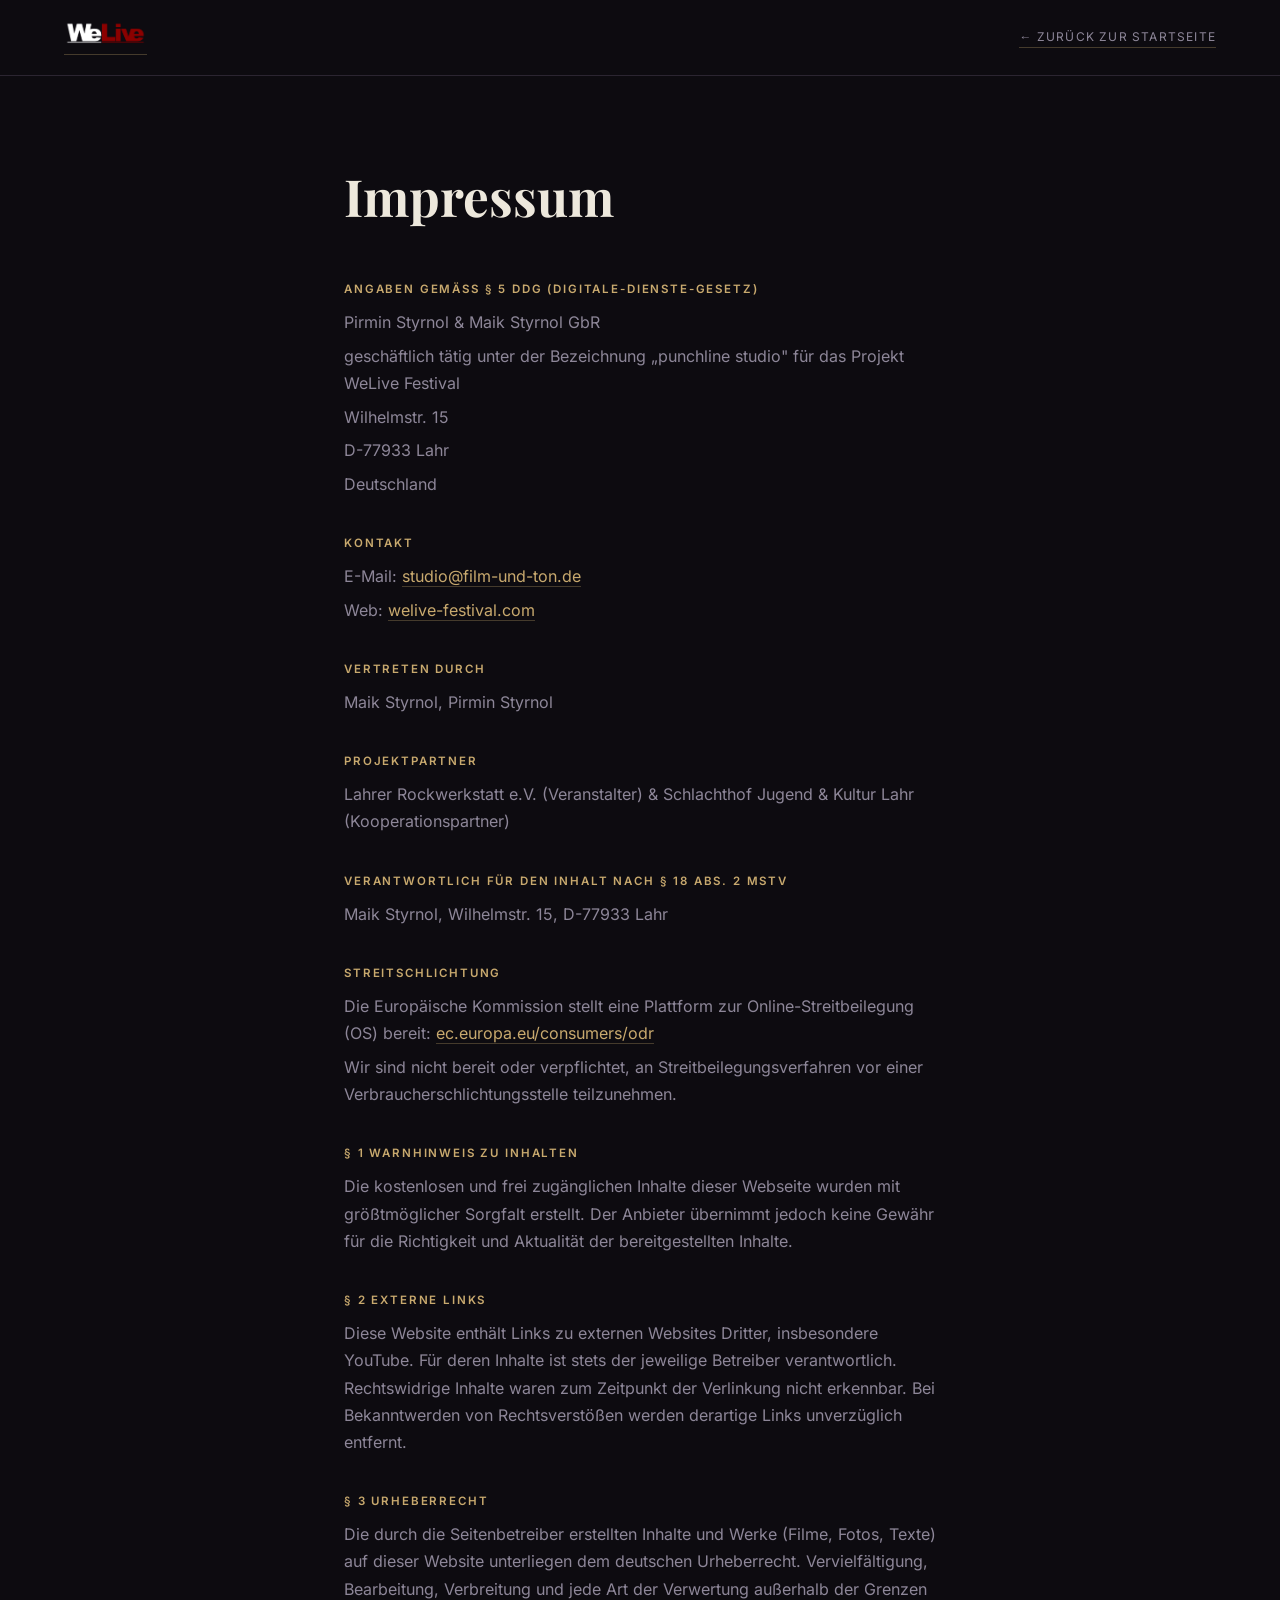
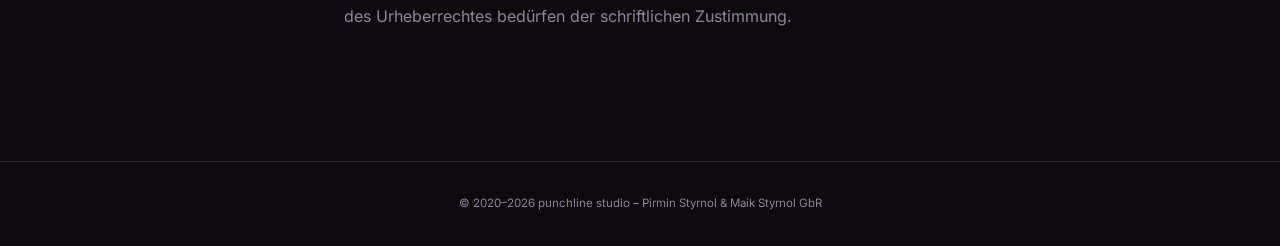
<file: impressum/index.html>
<!DOCTYPE html>
<html lang="de">
<head>
<meta charset="UTF-8">
<meta name="viewport" content="width=device-width, initial-scale=1.0">
<title>Impressum – WeLive Festival</title>
<meta name="robots" content="noindex, nofollow">
<link rel="icon" href="/favicon.ico" sizes="any">
<link rel="icon" type="image/png" sizes="32x32" href="/favicon-32.png">
<link rel="icon" type="image/png" sizes="192x192" href="/favicon-192.png">
<link rel="stylesheet" href="/fonts/fonts.css" />
<style>
  *,*::before,*::after{box-sizing:border-box;margin:0;padding:0;}
  :root{--bg:#0d0b10;--warm:#ede8dc;--muted:#8d8698;--gold:#c8a96e;--border:#2b2531;}
  body{background:var(--bg);color:var(--warm);font-family:'Inter',sans-serif;font-size:16px;line-height:1.7;-webkit-font-smoothing:antialiased;}
  nav{display:flex;align-items:center;justify-content:space-between;padding:1.25rem clamp(1.5rem,5vw,4rem);border-bottom:1px solid var(--border);}
  .nav-logo img{height:26px;}
  .nav-back{font-size:0.75rem;letter-spacing:0.1em;text-transform:uppercase;color:var(--muted);text-decoration:none;}
  .nav-back:hover{color:var(--gold);}
  main{max-width:720px;margin:0 auto;padding:clamp(3rem,6vw,5rem) clamp(1.5rem,5vw,4rem);}
  h1{font-family:'Playfair Display',serif;font-size:clamp(2.2rem,5vw,3.2rem);margin-bottom:2.5rem;}
  h2{font-size:0.72rem;font-weight:700;letter-spacing:0.16em;text-transform:uppercase;color:var(--gold);margin-top:2.25rem;margin-bottom:0.6rem;}
  p{color:var(--muted);margin-bottom:0.4rem;}
  a{color:var(--gold);text-decoration:none;border-bottom:1px solid rgba(200,169,110,0.3);}
  a:hover{border-color:var(--gold);}
  footer{text-align:center;padding:2rem;border-top:1px solid var(--border);margin-top:3rem;font-size:0.72rem;color:var(--muted);}
</style>
</head>
<body>
<nav>
  <a href="/" class="nav-logo"><img src="/assets/welive-logo.webp" alt="WeLive Festival"></a>
  <a href="/" class="nav-back">← Zurück zur Startseite</a>
</nav>
<main>
  <h1>Impressum</h1>

  <h2>Angaben gemäß § 5 DDG (Digitale-Dienste-Gesetz)</h2>
  <p>Pirmin Styrnol &amp; Maik Styrnol GbR</p>
  <p>geschäftlich tätig unter der Bezeichnung „punchline studio&quot; für das Projekt WeLive Festival</p>
  <p>Wilhelmstr. 15</p>
  <p>D-77933 Lahr</p>
  <p>Deutschland</p>

  <h2>Kontakt</h2>
  <p>E-Mail: <a href="mailto:studio@film-und-ton.de">studio@film-und-ton.de</a></p>
  <p>Web: <a href="https://welive-festival.com">welive-festival.com</a></p>

  <h2>Vertreten durch</h2>
  <p>Maik Styrnol, Pirmin Styrnol</p>

  <h2>Projektpartner</h2>
  <p>Lahrer Rockwerkstatt e.V. (Veranstalter) &amp; Schlachthof Jugend &amp; Kultur Lahr (Kooperationspartner)</p>

  <h2>Verantwortlich für den Inhalt nach § 18 Abs. 2 MStV</h2>
  <p>Maik Styrnol, Wilhelmstr. 15, D-77933 Lahr</p>

  <h2>Streitschlichtung</h2>
  <p>Die Europäische Kommission stellt eine Plattform zur Online-Streitbeilegung (OS) bereit: <a href="https://ec.europa.eu/consumers/odr/" target="_blank" rel="noopener">ec.europa.eu/consumers/odr</a></p>
  <p>Wir sind nicht bereit oder verpflichtet, an Streitbeilegungsverfahren vor einer Verbraucherschlichtungsstelle teilzunehmen.</p>

  <h2>§ 1 Warnhinweis zu Inhalten</h2>
  <p>Die kostenlosen und frei zugänglichen Inhalte dieser Webseite wurden mit größtmöglicher Sorgfalt erstellt. Der Anbieter übernimmt jedoch keine Gewähr für die Richtigkeit und Aktualität der bereitgestellten Inhalte.</p>

  <h2>§ 2 Externe Links</h2>
  <p>Diese Website enthält Links zu externen Websites Dritter, insbesondere YouTube. Für deren Inhalte ist stets der jeweilige Betreiber verantwortlich. Rechtswidrige Inhalte waren zum Zeitpunkt der Verlinkung nicht erkennbar. Bei Bekanntwerden von Rechtsverstößen werden derartige Links unverzüglich entfernt.</p>

  <h2>§ 3 Urheberrecht</h2>
  <p>Die durch die Seitenbetreiber erstellten Inhalte und Werke (Filme, Fotos, Texte) auf dieser Website unterliegen dem deutschen Urheberrecht. Vervielfältigung, Bearbeitung, Verbreitung und jede Art der Verwertung außerhalb der Grenzen des Urheberrechtes bedürfen der schriftlichen Zustimmung.</p>
</main>
<footer>© 2020–2026 punchline studio – Pirmin Styrnol &amp; Maik Styrnol GbR</footer>
</body>
</html>
</file>
<file: fonts/fonts.css>
/* Inter */
@font-face {
  font-family: 'Inter';
  font-style: normal;
  font-weight: 400;
  font-display: swap;
  src: url('/fonts/inter-v20-latin-regular.woff2') format('woff2');
}
@font-face {
  font-family: 'Inter';
  font-style: normal;
  font-weight: 500;
  font-display: swap;
  src: url('/fonts/inter-v20-latin-500.woff2') format('woff2');
}
@font-face {
  font-family: 'Inter';
  font-style: normal;
  font-weight: 600;
  font-display: swap;
  src: url('/fonts/inter-v20-latin-600.woff2') format('woff2');
}

/* Playfair Display */
@font-face {
  font-family: 'Playfair Display';
  font-style: normal;
  font-weight: 400;
  font-display: swap;
  src: url('/fonts/playfair-display-v40-latin-regular.woff2') format('woff2');
}
@font-face {
  font-family: 'Playfair Display';
  font-style: italic;
  font-weight: 400;
  font-display: swap;
  src: url('/fonts/playfair-display-v40-latin-italic.woff2') format('woff2');
}
@font-face {
  font-family: 'Playfair Display';
  font-style: normal;
  font-weight: 700;
  font-display: swap;
  src: url('/fonts/playfair-display-v40-latin-700.woff2') format('woff2');
}
</file>
<file: assets/brand-mark.css>
/* ==========================================================================
   punchline studio – eingetragene Wort-/Bildmarke (DPMA), als EINE Einheit
   --------------------------------------------------------------------------
   Die Marke wird ausschließlich als unverändertes Gesamtbild eingebunden
   (Bildteil über Wortteil, wie angemeldet). Keine Neu-Setzung des Wortteils
   in Systemschrift, keine Trennung von Bild- und Wortteil, kein "®"-Zusatz,
   keine Verzerrung (festes Seitenverhältnis 893:618).
   Dateien: assets/punchline-marke-weiss.webp (dunkler Grund),
            punchline-marke-schwarz.webp (heller Grund).
   ========================================================================== */
.brand-mark{display:inline-block;line-height:0;text-decoration:none;flex:0 0 auto;}
.brand-mark img{display:block;height:var(--marke-h,52px);width:auto;aspect-ratio:893/618;}
.brand-mark--nav{--marke-h:54px;}
.brand-mark--inline{--marke-h:44px;vertical-align:middle;}
.brand-mark--footer{--marke-h:72px;}
</file>
